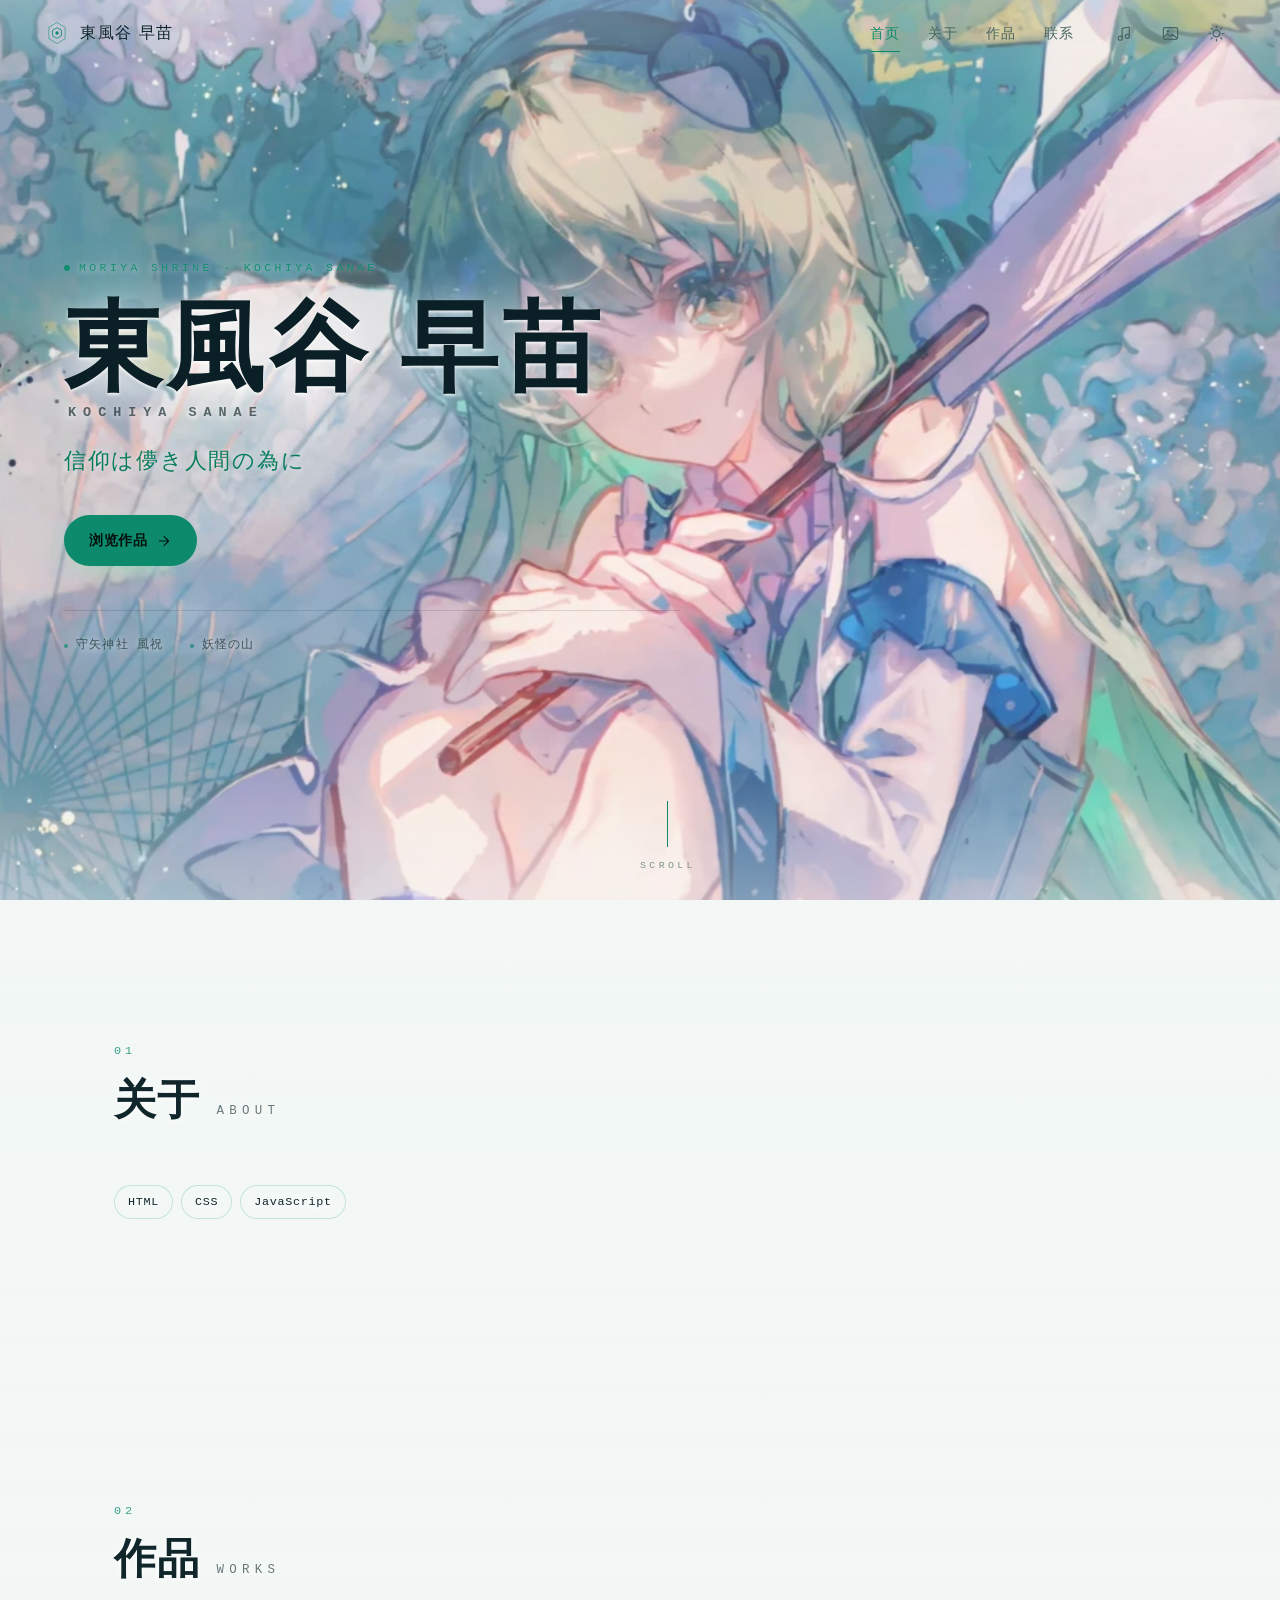
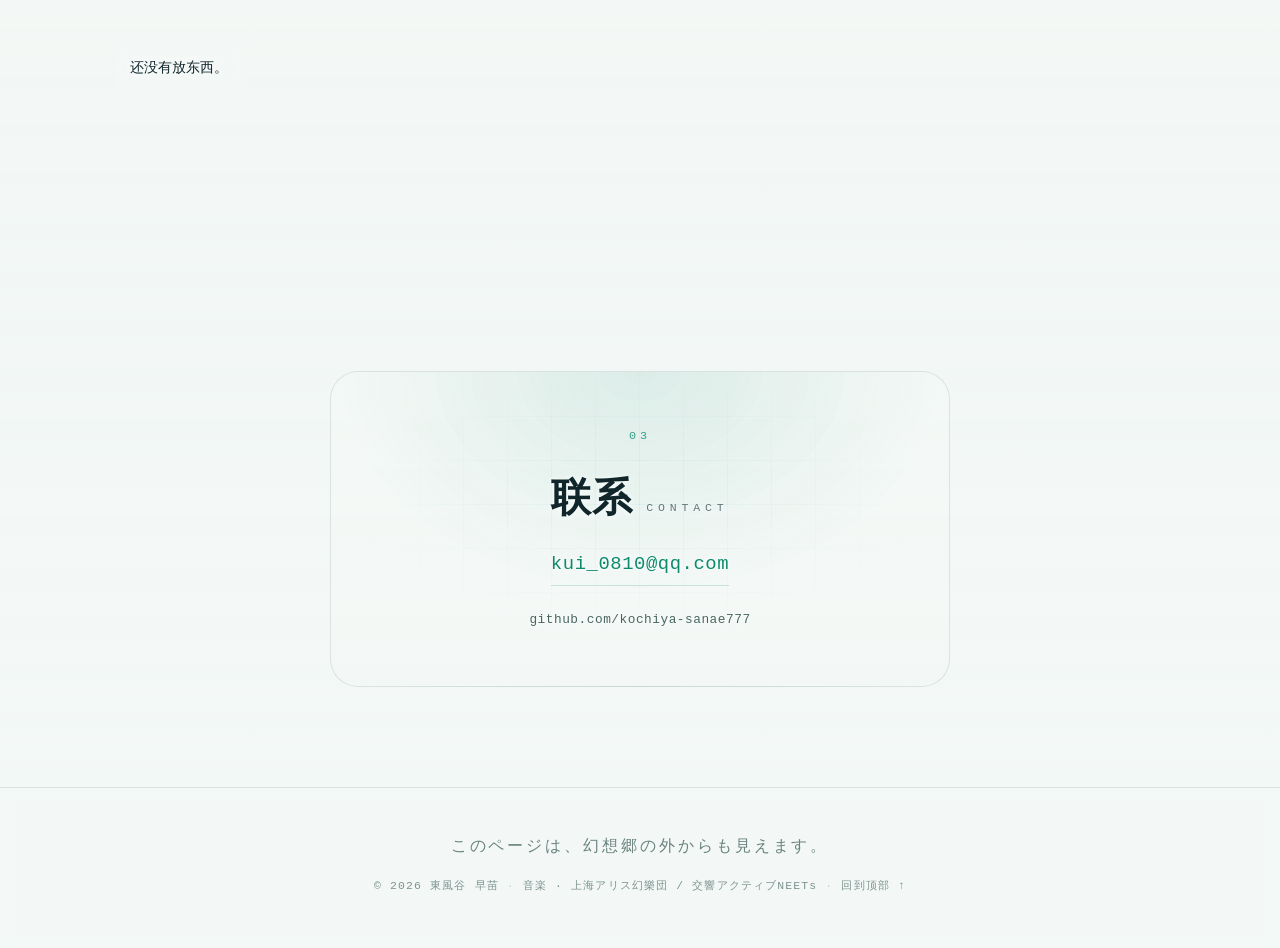
<file: index.html>
<!DOCTYPE html>
<html lang="zh-CN" data-theme="dark">
<head>
<meta charset="UTF-8">
<meta name="viewport" content="width=device-width, initial-scale=1.0, viewport-fit=cover">
<title>東風谷 早苗 · Kochiya Sanae</title>
<meta name="description" content="東風谷早苗的站点。">
<meta name="author" content="Kochiya Sanae">
<meta name="theme-color" content="#050d12">

<!-- Open Graph -->
<meta property="og:type" content="website">
<meta property="og:title" content="東風谷 早苗 · Kochiya Sanae">
<meta property="og:description" content="東風谷早苗的站点。">
<meta property="og:url" content="https://kochiya-sanae777.github.io/Kochiya-Sanae777/">
<link rel="canonical" href="https://kochiya-sanae777.github.io/Kochiya-Sanae777/">

<link rel="icon" href="assets/img/favicon.svg" type="image/svg+xml">
<link rel="stylesheet" href="assets/css/style.css">
</head>
<body>

<!-- ============ 背景场景 ============ -->
<div class="scene-wrap" id="sceneWrap" aria-hidden="true">

  <!-- ===== A. 内置夜景（壁纸关闭、或滚出首屏时显示） ===== -->
  <div class="scene-fallback" id="sceneFallback">
  <div class="scene-sky"></div>
  <canvas class="scene-stars" id="starCanvas"></canvas>

  <svg class="scene-art" viewBox="0 0 1600 900" preserveAspectRatio="xMidYMax slice" xmlns="http://www.w3.org/2000/svg">
    <defs>
      <linearGradient id="ribbonGrad" x1="0" y1="0" x2="1" y2="0">
        <stop offset="0%"   stop-color="#7dd3fc" stop-opacity="0"/>
        <stop offset="35%"  stop-color="#a7f3d0" stop-opacity=".55"/>
        <stop offset="65%"  stop-color="#ffffff" stop-opacity=".75"/>
        <stop offset="100%" stop-color="#6ee7b7" stop-opacity="0"/>
      </linearGradient>
      <linearGradient id="ridgeFar" x1="0" y1="0" x2="0" y2="1">
        <stop offset="0%"   stop-color="#2f6d82" stop-opacity=".38"/>
        <stop offset="100%" stop-color="#0c2733" stop-opacity=".10"/>
      </linearGradient>
      <linearGradient id="ridgeMid" x1="0" y1="0" x2="0" y2="1">
        <stop offset="0%"   stop-color="#1d5064" stop-opacity=".70"/>
        <stop offset="100%" stop-color="#081a24" stop-opacity=".35"/>
      </linearGradient>
      <linearGradient id="ridgeNear" x1="0" y1="0" x2="0" y2="1">
        <stop offset="0%"   stop-color="#12303d" stop-opacity=".92"/>
        <stop offset="100%" stop-color="#040d13" stop-opacity="1"/>
      </linearGradient>
      <linearGradient id="shrineFill" x1="0" y1="0" x2="0" y2="1">
        <stop offset="0%"   stop-color="#123441"/>
        <stop offset="100%" stop-color="#020709"/>
      </linearGradient>
      <radialGradient id="lampGlow" cx="50%" cy="50%" r="50%">
        <stop offset="0%"   stop-color="#f3d9a4" stop-opacity=".34"/>
        <stop offset="45%"  stop-color="#a7f3d0" stop-opacity=".11"/>
        <stop offset="100%" stop-color="#a7f3d0" stop-opacity="0"/>
      </radialGradient>
      <linearGradient id="fogGrad" x1="0" y1="0" x2="0" y2="1">
        <stop offset="0%"   stop-color="#050d12" stop-opacity="0"/>
        <stop offset="70%"  stop-color="#050d12" stop-opacity=".72"/>
        <stop offset="100%" stop-color="#050d12" stop-opacity="1"/>
      </linearGradient>
      <filter id="softGlow" x="-30%" y="-30%" width="160%" height="160%">
        <feGaussianBlur stdDeviation="9" result="b"/>
        <feMerge><feMergeNode in="b"/><feMergeNode in="SourceGraphic"/></feMerge>
      </filter>
      <filter id="wideGlow" x="-60%" y="-60%" width="220%" height="220%">
        <feGaussianBlur stdDeviation="26"/>
      </filter>
    </defs>

    <!-- 高空的風之絲帶 / 白蛇 -->
    <g class="ribbon" filter="url(#softGlow)">
      <path d="M -80 138 C 200 52, 430 196, 690 126 S 1080 24, 1250 92 S 1520 166, 1700 84"
            fill="none" stroke="url(#ribbonGrad)" stroke-width="2.2" stroke-linecap="round"/>
      <path d="M -80 186 C 230 108, 450 236, 700 172 S 1090 72, 1270 140 S 1540 204, 1710 128"
            fill="none" stroke="url(#ribbonGrad)" stroke-width="1.1" stroke-linecap="round" opacity=".6"/>
    </g>

    <!-- 云带（很淡，只用来分层） -->
    <g class="clouds" fill="#7dd3fc" opacity=".06" filter="url(#wideGlow)">
      <ellipse cx="330" cy="330" rx="280" ry="26"/>
      <ellipse cx="1180" cy="404" rx="330" ry="22"/>
      <ellipse cx="720" cy="470" rx="240" ry="18"/>
    </g>

    <!-- 遠山 -->
    <path fill="url(#ridgeFar)"
          d="M0 738 C21.7 732 88 715 130 700 C171.7 685 212 651 250 648 C288.3 645 323 685 360 684 C396.7 683 430 637 470 640 C510 643 558 695 600 700 C641.7 705 680 685 720 672 C760 659 800 621 840 622 C880 623 920 673 960 678 C1000 683 1040 646 1080 650 C1120 654 1158 698 1200 700 C1241.7 702 1288 662 1330 662 C1371.7 662 1405 699 1450 700 C1495 701 1575 673 1600 668 L1600 900 L0 900 Z"/>
    <!-- 中景山 -->
    <path fill="url(#ridgeMid)"
          d="M0 788 C20 782 77 764 120 752 C163.3 740 213 712 260 714 C306.7 716 357 763 400 766 C443.3 769 477 727 520 730 C563.3 733 613 780 660 782 C706.7 784 753 741 800 742 C846.7 743 893 789 940 790 C986.7 791 1033 748 1080 748 C1126.7 748 1173 789 1220 790 C1266.7 791 1313 752 1360 752 C1406.7 752 1460 787 1500 788 C1540 789 1583 765 1600 760 L1600 900 L0 900 Z"/>

    <!-- 御柱（四根神柱） -->
    <g class="onbashira" fill="url(#shrineFill)">
      <path d="M336 862 L346 712 L356 862 Z"/>
      <path d="M376 872 L388 736 L400 872 Z"/>
      <path d="M1306 866 L1316 718 L1326 866 Z"/>
      <path d="M1348 876 L1360 742 L1372 876 Z"/>
    </g>

    <!-- 神社本殿（屋顶带千木·鰹木） -->
    <ellipse cx="1294" cy="726" rx="235" ry="155" fill="url(#lampGlow)"/>
    <g class="shrine" fill="url(#shrineFill)" transform="translate(1170 726) scale(.95)">
      <path d="M0 96 L0 34 L120 0 L240 34 L240 96 Z"/>
      <path d="M-16 34 L120 -14 L256 34 L256 48 L120 2 L-16 48 Z"/>
      <!-- 千木 -->
      <path d="M96 -14 L82 -62 L104 -44 L120 -18 Z"/>
      <path d="M144 -14 L158 -62 L136 -44 L120 -18 Z"/>
    </g>

    <!-- 鳥居（自身坐标 y:0→236 向下，所以 translate 给的是「顶端」）
         放在正文与御神環之间的空档里，站在山脊上 -->
    <ellipse cx="1006" cy="792" rx="120" ry="92" fill="url(#lampGlow)" opacity=".85"/>
    <g class="shrine" fill="url(#shrineFill)" transform="translate(940 700) scale(.577)">
      <!-- 柱 -->
      <path d="M22 0 L40 0 L36 236 L26 236 Z"/>
      <path d="M182 0 L200 0 L196 236 L186 236 Z"/>
      <!-- 笠木（带反翘） -->
      <path d="M-4 12 C 40 -6, 78 2, 111 2 C 144 2, 182 -6, 226 12 L226 26 C 182 8, 144 16, 111 16 C 78 16, 40 8, -4 26 Z"/>
      <!-- 島木 -->
      <path d="M4 34 L218 34 L218 46 L4 46 Z"/>
      <!-- 貫 -->
      <path d="M12 96 L210 96 L210 108 L12 108 Z"/>
      <!-- 額束 -->
      <path d="M104 46 L118 46 L118 96 L104 96 Z"/>
    </g>

    <!-- 石灯笼（y:0→50 向下，translate 给顶端） -->
    <ellipse cx="500" cy="786" rx="104" ry="84" fill="url(#lampGlow)" opacity=".9"/>
    <g class="shrine" fill="url(#shrineFill)" transform="translate(500 754) scale(1.1)">
      <path d="M-14 0 L14 0 L10 18 L-10 18 Z"/>
      <path d="M-6 18 L6 18 L6 40 L-6 40 Z"/>
      <path d="M-16 40 L16 40 L12 50 L-12 50 Z"/>
    </g>

    <!-- 最近的一层山脊（压住所有物体的脚） -->
    <path fill="url(#ridgeNear)"
          d="M0 852 C30 849 120 833 180 832 C240 831 300 847 360 846 C420 845 480 824 540 824 C600 824 660 844 720 844 C780 844 840 826 900 826 C960 826 1020 845 1080 846 C1140 847 1200 830 1260 830 C1320 830 1383 847 1440 848 C1496.7 849 1573 836 1600 834 L1600 900 L0 900 Z"/>
    <!-- 底部雾（把山脚融进背景） -->
    <rect x="0" y="820" width="1600" height="80" fill="url(#fogGrad)"/>
  </svg>

  <canvas class="scene-wind" id="windCanvas"></canvas>
  </div><!-- /.scene-fallback -->

  <!-- ===== B. 壁纸层（图片轮播 / 动态壁纸，由 wallpaper.js 填充） ===== -->
  <div class="scene-media" id="sceneMedia"></div>
  <div class="scene-scrim" id="sceneScrim"></div>

  <div class="scene-vignette"></div>
  <div class="scene-grain"></div>
</div>

<!-- 鼠标跟随光 -->
<div class="cursor-glow" id="cursorGlow" aria-hidden="true"></div>

<!-- ============ 导航 ============ -->
<header class="nav" id="nav">
  <a class="nav-brand" href="#home">
    <svg class="brand-mark" viewBox="0 0 32 32" aria-hidden="true">
      <path d="M16 3 L26 9 L26 23 L16 29 L6 23 L6 9 Z" fill="none" stroke="currentColor" stroke-width="1.2" opacity=".55"/>
      <path d="M16 9.5 L21.5 12.6 L21.5 19.4 L16 22.5 L10.5 19.4 L10.5 12.6 Z" fill="none" stroke="currentColor" stroke-width="1"/>
      <circle cx="16" cy="16" r="2.1" fill="currentColor"/>
    </svg>
    <span class="brand-text" data-site="navBrand">東風谷 早苗</span>
  </a>

  <nav class="nav-links" id="navLinks">
    <a href="#home"    data-nav="home">首页</a>
    <a href="#about"   data-nav="about">关于</a>
    <a href="#works"   data-nav="works">作品</a>
    <a href="#writing" data-nav="writing">文章</a>
    <a href="#now"     data-nav="now">动向</a>
    <a href="#contact" data-nav="contact">联系</a>
  </nav>

  <div class="nav-actions">
    <div class="music-wrap" id="musicWrap">
      <input type="range" class="music-vol" id="musicVol" min="0" max="100" step="1" value="55"
             aria-label="音量" tabindex="-1">
      <button class="icon-btn music-btn" id="musicBtn" title="背景音乐" aria-label="播放背景音乐" aria-pressed="false">
        <svg class="i-note" viewBox="0 0 24 24" aria-hidden="true">
          <path d="M9 17.5V5.6l9-1.8v11.4" fill="none" stroke="currentColor" stroke-width="1.5" stroke-linecap="round" stroke-linejoin="round"/>
          <circle cx="6.6" cy="17.9" r="2.6" fill="none" stroke="currentColor" stroke-width="1.5"/>
          <circle cx="15.6" cy="15.6" r="2.6" fill="none" stroke="currentColor" stroke-width="1.5"/>
        </svg>
        <span class="i-bars" aria-hidden="true"><i></i><i></i><i></i></span>
      </button>
    </div>
    <button class="icon-btn" id="wpBtn" title="壁纸" aria-label="壁纸设置" aria-expanded="false" aria-controls="wpPanel">
      <svg viewBox="0 0 24 24" aria-hidden="true">
        <rect x="3" y="4.6" width="18" height="14.8" rx="2.2" fill="none" stroke="currentColor" stroke-width="1.5"/>
        <path d="M3.8 16.4l4.3-4.1 3.6 3.3 3-2.7 5.5 5.1" fill="none" stroke="currentColor" stroke-width="1.5" stroke-linejoin="round"/>
        <circle cx="8.7" cy="9.1" r="1.5" fill="currentColor"/>
      </svg>
    </button>
    <button class="icon-btn" id="themeBtn" title="切换主题" aria-label="切换主题">
      <svg class="i-moon" viewBox="0 0 24 24" aria-hidden="true"><path d="M20 14.5A8.5 8.5 0 1 1 9.5 4a7 7 0 0 0 10.5 10.5Z" fill="none" stroke="currentColor" stroke-width="1.5" stroke-linejoin="round"/></svg>
      <svg class="i-sun" viewBox="0 0 24 24" aria-hidden="true"><circle cx="12" cy="12" r="4.2" fill="none" stroke="currentColor" stroke-width="1.5"/><path d="M12 2.5v2.2M12 19.3v2.2M2.5 12h2.2M19.3 12h2.2M5.2 5.2l1.6 1.6M17.2 17.2l1.6 1.6M18.8 5.2l-1.6 1.6M6.8 17.2l-1.6 1.6" stroke="currentColor" stroke-width="1.5" stroke-linecap="round"/></svg>
    </button>
    <button class="icon-btn nav-toggle" id="navToggle" title="菜单" aria-label="菜单" aria-expanded="false">
      <svg viewBox="0 0 24 24" aria-hidden="true"><path d="M4 7h16M4 12h16M4 17h16" stroke="currentColor" stroke-width="1.6" stroke-linecap="round"/></svg>
    </button>
  </div>

  <!-- 切歌时浮出的曲名 -->
  <div class="music-tip" id="musicTip" role="status" aria-live="polite"></div>
</header>

<!-- ============ 壁纸面板 ============ -->
<div class="wp-panel" id="wpPanel" role="dialog" aria-label="壁纸设置">
  <div class="wp-panel-head">
    <span class="wp-panel-title">壁紙</span>
    <button class="icon-btn wp-panel-close" id="wpClose" aria-label="关闭">
      <svg viewBox="0 0 24 24" aria-hidden="true"><path d="M6 6l12 12M18 6L6 18" stroke="currentColor" stroke-width="1.7" stroke-linecap="round"/></svg>
    </button>
  </div>

  <label class="wp-row wp-row-master">
    <span>启用壁纸</span>
    <input type="checkbox" id="wpMaster" class="wp-switch">
  </label>

  <div class="wp-now">
    <button class="wp-arrow" id="wpPrev" aria-label="上一张">&#8249;</button>
    <div class="wp-now-mid">
      <span class="wp-name" id="wpName">—</span>
      <span class="wp-dots" id="wpDots"></span>
    </div>
    <button class="wp-arrow" id="wpNext" aria-label="下一张">&#8250;</button>
  </div>

  <label class="wp-row">
    <span>自动轮播</span>
    <input type="checkbox" id="wpAutoplay" class="wp-switch">
  </label>
  <label class="wp-row">
    <span>缓慢推镜</span>
    <input type="checkbox" id="wpKen" class="wp-switch">
  </label>
  <label class="wp-row" id="wpLiveRow">
    <span>动态壁纸</span>
    <input type="checkbox" id="wpLive" class="wp-switch">
  </label>

  <div class="wp-row wp-row-slider">
    <span>遮罩浓度</span>
    <input type="range" id="wpScrim" min="0" max="100" step="1" class="wp-range" aria-label="遮罩浓度">
  </div>

  <p class="wp-hint">换图改 <code>assets/js/data.js</code> 第 8 节</p>
</div>

<main>

<!-- ============ HERO ============ -->
<section class="hero" id="home">
  <div class="hero-inner">
    <div class="hero-copy">
      <p class="hero-kicker">
        <span class="dot"></span>
        <span data-site="heroKicker">MORIYA SHRINE · KOCHIYA SANAE</span>
      </p>

      <h1 class="hero-title">
        <span class="hero-title-jp" data-site="nameJp">東風谷 早苗</span>
        <span class="hero-title-en" data-site="nameEn">KOCHIYA SANAE</span>
      </h1>

      <p class="hero-tagline" data-site="tagline">信仰は儚き人間の為に</p>

      <div class="hero-actions">
        <a class="btn btn-primary" href="#works">
          <span>浏览作品</span>
          <svg viewBox="0 0 24 24" aria-hidden="true"><path d="M5 12h13M12 5l7 7-7 7" fill="none" stroke="currentColor" stroke-width="1.6" stroke-linecap="round" stroke-linejoin="round"/></svg>
        </a>
        <a class="btn btn-ghost" href="#writing">读点文章</a>
      </div>

      <ul class="hero-meta" id="heroMeta"></ul>
    </div>

    <!-- 御神環 / 奇跡の印 -->
    <div class="hero-seal" aria-hidden="true">
      <svg viewBox="0 0 320 320" class="seal-svg">
        <defs>
          <radialGradient id="sealGlow" cx="50%" cy="50%" r="50%">
            <stop offset="0%" stop-color="#6ee7b7" stop-opacity=".30"/>
            <stop offset="60%" stop-color="#7dd3fc" stop-opacity=".10"/>
            <stop offset="100%" stop-color="#000" stop-opacity="0"/>
          </radialGradient>
          <linearGradient id="sealRing" x1="0" y1="0" x2="1" y2="1">
            <stop offset="0%"  stop-color="#a7f3d0"/>
            <stop offset="50%" stop-color="#7dd3fc"/>
            <stop offset="100%" stop-color="#6ee7b7"/>
          </linearGradient>
          <path id="sealArcTop"    d="M160,160 m-124,0 a124,124 0 0,1 248,0"/>
          <path id="sealArcBottom" d="M160,160 m-124,0 a124,124 0 0,0 248,0"/>
        </defs>

        <circle cx="160" cy="160" r="158" fill="url(#sealGlow)"/>
        <g class="seal-spin-slow">
          <circle cx="160" cy="160" r="140" fill="none" stroke="url(#sealRing)" stroke-width=".8" opacity=".35" stroke-dasharray="2 10"/>
          <circle cx="160" cy="160" r="126" fill="none" stroke="url(#sealRing)" stroke-width="1.4" opacity=".55"/>
        </g>
        <g class="seal-spin-fast">
          <circle cx="160" cy="160" r="150" fill="none" stroke="#a7f3d0" stroke-width="1" opacity=".3" stroke-dasharray="34 260"/>
          <circle cx="160" cy="160" r="150" fill="none" stroke="#7dd3fc" stroke-width="1" opacity=".22" stroke-dasharray="14 280" stroke-dashoffset="-70"/>
        </g>

        <!-- 环上的字：上下两段各自正向排列，避免下半圈倒字 -->
        <text class="seal-text" font-size="10.5" letter-spacing="5.4" fill="#a7f3d0" opacity=".62">
          <textPath href="#sealArcTop" startOffset="50%" text-anchor="middle">MORIYA SHRINE · MIRACLE WIND</textPath>
        </text>
        <text class="seal-text" font-size="10" letter-spacing="5" fill="#7dd3fc" opacity=".50" dy="3">
          <textPath href="#sealArcBottom" startOffset="50%" text-anchor="middle">KOCHIYA SANAE · WIND PRIESTESS</textPath>
        </text>

        <g class="seal-core">
          <text x="160" y="182" text-anchor="middle" class="seal-kanji">風</text>
        </g>

        <!-- 星屑 -->
        <g class="seal-sparks">
          <circle cx="160" cy="28"  r="2.6" fill="#fff"/>
          <circle cx="262" cy="96"  r="1.9" fill="#a7f3d0"/>
          <circle cx="272" cy="214" r="2.2" fill="#7dd3fc"/>
          <circle cx="160" cy="292" r="1.7" fill="#a7f3d0"/>
          <circle cx="58"  cy="216" r="2.1" fill="#fff"/>
          <circle cx="54"  cy="94"  r="1.8" fill="#7dd3fc"/>
        </g>
      </svg>
    </div>
  </div>

  <a class="scroll-cue" href="#about" aria-label="向下滚动">
    <span class="scroll-cue-line"></span>
    <span class="scroll-cue-text">SCROLL</span>
  </a>

  <!-- 右侧竖排题字 -->
  <div class="hero-vertical" aria-hidden="true">
    <span>現人神</span><span class="sep"></span><span>風祝</span>
  </div>
</section>

<!-- ============ 关于 ============ -->
<div class="content-field">
<section class="section" id="about">
  <div class="section-head reveal">
    <span class="section-index">01</span>
    <h2 class="section-title">关于 <em>About</em></h2>
  </div>

  <div class="about-text reveal">
    <ul class="skill-list" id="skillList"></ul>
  </div>
</section>

<!-- ============ 作品 ============ -->
<section class="section" id="works">
  <div class="section-head reveal">
    <span class="section-index">02</span>
    <h2 class="section-title">作品 <em>Works</em></h2>
  </div>

  <div class="filter-row reveal" id="workFilters"></div>
  <div class="work-grid" id="workGrid"></div>
</section>

<!-- ============ 文章 ============ -->
<section class="section" id="writing">
  <div class="section-head reveal">
    <span class="section-index">03</span>
    <h2 class="section-title">文章 <em>Writing</em></h2>
    <p class="section-sub" data-site="writingSub">写下来的东西。</p>
  </div>

  <div class="post-list" id="postList"></div>
</section>

<!-- ============ 动向 ============ -->
<section class="section" id="now">
  <div class="section-head reveal">
    <span class="section-index">04</span>
    <h2 class="section-title">动向 <em>Now</em></h2>
    <p class="section-sub" data-site="nowSub">最近在忙的事。</p>
  </div>

  <div class="now-grid">
    <div class="now-cards reveal" id="nowCards"></div>
    <div class="timeline-wrap reveal">
      <h3 class="timeline-title">最近</h3>
      <ol class="timeline" id="timeline"></ol>
    </div>
  </div>
</section>

<!-- ============ 联系 ============ -->
<section class="section section-contact" id="contact">
  <div class="contact-inner reveal">
    <span class="section-index">05</span>
    <h2 class="contact-title">联系 <em>Contact</em></h2>
    <p class="contact-line">
      <a class="contact-mail" id="contactMail" href="mailto:kui_0810@qq.com">kui_0810@qq.com</a>
    </p>
    <p class="contact-line contact-line-sub">
      <a id="contactGithub" href="https://github.com/kochiya-sanae777" target="_blank" rel="noopener noreferrer">github.com/kochiya-sanae777</a>
    </p>
  </div>
</section>
</div><!-- /.content-field -->

</main>

<footer class="footer">
  <div class="footer-inner">
    <p class="footer-quote" data-site="footerQuote">このページは、幻想郷の外からも見えます。</p>
    <div class="footer-meta">
      <span id="copyright">© 2026 東風谷 早苗</span>
      <span class="footer-sep">·</span>
      <span class="footer-credit" data-site="musicCredit">音楽 · 上海アリス幻樂団 / 交響アクティブNEETs</span>
      <span class="footer-sep">·</span>
      <a href="#" id="backTop">回到顶部 ↑</a>
    </div>
  </div>
</footer>

<!-- ============ 文章阅读器 ============ -->
<div class="reader" id="reader" aria-hidden="true" role="dialog" aria-modal="true" aria-label="文章阅读器">
  <div class="reader-backdrop" data-close-reader></div>
  <article class="reader-panel">
    <header class="reader-head">
      <div class="reader-head-meta">
        <div class="reader-tags" id="readerTags"></div>
        <h2 class="reader-title" id="readerTitle"></h2>
        <p class="reader-info" id="readerInfo"></p>
      </div>
      <button class="icon-btn reader-close" data-close-reader aria-label="关闭">
        <svg viewBox="0 0 24 24" aria-hidden="true"><path d="M6 6l12 12M18 6L6 18" stroke="currentColor" stroke-width="1.7" stroke-linecap="round"/></svg>
      </button>
    </header>
    <div class="reader-body" id="readerBody"></div>
    <footer class="reader-foot">
      <button class="btn btn-ghost btn-sm" data-close-reader>← 返回列表</button>
      <span class="reader-progress" id="readerProgress">0%</span>
    </footer>
  </article>
</div>

<!-- 加载中 -->
<div class="boot" id="boot">
  <div class="boot-mark">
    <span class="boot-ring"></span>
    <span class="boot-ring boot-ring-2"></span>
    <span class="boot-text">風</span>
  </div>
</div>

<noscript>
  <div class="noscript">这个站点需要 JavaScript 才能显示作品。请在浏览器里启用它。</div>
</noscript>

<!-- 内容：所有文字、作品、文章都在 data.js 里改 -->
<script src="assets/js/data.js"></script>
<!-- 自动生成：额外壁纸（用 tools/add-wallpaper.ps1 生成，可留空） -->
<script src="assets/js/wallpaper-extra.js"></script>
<!-- 迷你 markdown 渲染器 -->
<script src="assets/js/markdown.js"></script>
<!-- 背景动效 -->
<script src="assets/js/sky.js"></script>
<!-- 壁纸引擎（轮播 / 推镜 / 动态壁纸） -->
<script src="assets/js/wallpaper.js"></script>
<!-- 背景音乐（曲目在 data.js 第 9 节） -->
<script src="assets/js/music.js"></script>
<!-- 渲染与交互 -->
<script src="assets/js/app.js"></script>
</body>
</html>
</file>
<file: assets/css/style.css>
/* ==========================================================================
   東風谷 早苗 个人站点样式
   --------------------------------------------------------------------------
   目录
   00. 设计变量 / 主题
   01. 重置与基础
   02. 背景场景（天空 / 山 / 神社 / 星 / 风）
   03. 导航
   04. HERO
   05. 通用区块
   06. 关于
   07. 作品
   08. 文章列表
   09. 动向 / 时间线
   10. 联系 / 页脚
   11. 文章阅读器
   12. 载入 / 杂项
   13. 响应式
   ========================================================================== */

/* ---------- 00. 设计变量 ---------- */
:root {
  --bg:            #050d12;
  --bg-elev:       #08161f;
  --panel:         rgba(255, 255, 255, .035);
  --panel-hover:   rgba(255, 255, 255, .062);
  --line:          rgba(167, 243, 208, .13);
  --line-soft:     rgba(255, 255, 255, .07);

  --text:          #e8f4f1;
  --text-dim:      #9fb9b7;
  --text-mute:     #6a8484;

  --accent:        #6ee7b7;
  --accent-soft:   rgba(110, 231, 183, .14);
  --accent-2:      #7dd3fc;
  --gold:          #f3d9a4;

  --shadow-sm:     0 2px 10px rgba(0, 0, 0, .35);
  --shadow:        0 18px 50px -12px rgba(0, 0, 0, .7);
  --shadow-glow:   0 0 0 1px var(--line), 0 24px 60px -20px rgba(110, 231, 183, .28);

  --grid:          rgba(167, 243, 208, .045);

  --font-display:  "Iowan Old Style", "Palatino Linotype", Palatino, Georgia,
                   "Songti SC", "Noto Serif CJK SC", "Source Han Serif SC",
                   "STSong", "SimSun", serif;
  --font-body:     "Segoe UI", -apple-system, BlinkMacSystemFont, "PingFang SC",
                   "Microsoft YaHei UI", "Microsoft YaHei", "Hiragino Sans GB",
                   "Noto Sans CJK SC", sans-serif;
  --font-mono:     "JetBrains Mono", "Cascadia Code", "SFMono-Regular", Consolas,
                   "Liberation Mono", monospace;

  --nav-h:         68px;
  --radius:        18px;
  --radius-sm:     11px;
  --maxw:          1180px;
  --ease:          cubic-bezier(.22, .61, .36, 1);

  /* 壁纸：由 wallpaper.js 实时写入（0 = 夜景，1 = 壁纸满显） */
  --wp-a:          0;
  --wp-scrim:      .16;
}

[data-theme="light"] {
  --bg:            #f3f8f6;
  --bg-elev:       #ffffff;
  --panel:         rgba(255, 255, 255, .74);
  --panel-hover:   rgba(255, 255, 255, .95);
  --line:          rgba(15, 143, 111, .20);
  --line-soft:     rgba(16, 38, 43, .10);

  --text:          #10262b;
  --text-dim:      #486661;
  --text-mute:     #7d938f;

  --accent:        #0d8a6c;
  --accent-soft:   rgba(13, 138, 108, .10);
  --accent-2:      #0b7ea8;
  --gold:          #a5791f;

  --shadow-sm:     0 2px 10px rgba(16, 38, 43, .07);
  --shadow:        0 18px 50px -14px rgba(16, 38, 43, .20);
  --shadow-glow:   0 0 0 1px var(--line), 0 24px 60px -24px rgba(13, 138, 108, .30);

  --grid:          rgba(15, 143, 111, .06);
}

/* ---------- 01. 重置与基础 ---------- */
*, *::before, *::after { box-sizing: border-box; }

html {
  scroll-behavior: smooth;
  -webkit-text-size-adjust: 100%;
}
@media (prefers-reduced-motion: reduce) {
  html { scroll-behavior: auto; }
}

body {
  margin: 0;
  min-height: 100%;
  background: var(--bg);
  color: var(--text);
  font-family: var(--font-body);
  font-size: 16px;
  line-height: 1.75;
  -webkit-font-smoothing: antialiased;
  -moz-osx-font-smoothing: grayscale;
  overflow-x: hidden;
  transition: background-color .5s var(--ease), color .5s var(--ease);
}
body.no-scroll { overflow: hidden; }

h1, h2, h3, h4 {
  font-family: var(--font-display);
  font-weight: 600;
  line-height: 1.18;
  margin: 0;
  letter-spacing: .01em;
}
p { margin: 0; }
a {
  color: inherit;
  text-decoration: none;
  transition: color .25s var(--ease), opacity .25s var(--ease);
}
img, svg, video { display: block; max-width: 100%; }
ul, ol { margin: 0; padding: 0; list-style: none; }
button {
  font: inherit;
  color: inherit;
  background: none;
  border: 0;
  cursor: pointer;
}
dl, dd { margin: 0; }

::selection { background: var(--accent); color: #04120e; }

:focus-visible {
  outline: 2px solid var(--accent);
  outline-offset: 3px;
  border-radius: 4px;
}

/* 滚动条 */
::-webkit-scrollbar { width: 10px; height: 10px; }
::-webkit-scrollbar-track { background: transparent; }
::-webkit-scrollbar-thumb {
  background: var(--line);
  border-radius: 99px;
  border: 3px solid var(--bg);
}
::-webkit-scrollbar-thumb:hover { background: var(--accent); }

/* ---------- 02. 背景场景 ---------- */
.scene-wrap {
  position: fixed;
  inset: 0;
  z-index: 0;
  pointer-events: none;
  overflow: hidden;
  contain: strict;
}

/* 用户自定义背景图 / 视频的容器 → 现在是壁纸层 */
.scene-media { position: absolute; inset: 0; opacity: var(--wp-a, 0); }

/* 单个壁纸图层（两片轮换做交叉淡入） */
.wp-layer {
  position: absolute;
  inset: 0;
  overflow: hidden;
  opacity: 0;
  transition: opacity 1.35s var(--ease);
  will-change: opacity, transform;
  backface-visibility: hidden;
}
.wp-layer.is-on { opacity: 1; }

/* LQIP：极小的模糊占位图，真图加载完就淡出 */
.wp-layer::before {
  content: "";
  position: absolute;
  inset: -6%;
  background-image: var(--lqip, none);
  background-size: cover;
  background-position: center;
  filter: blur(22px) saturate(1.15);
  opacity: 1;
  transition: opacity .7s var(--ease);
}
.wp-layer.is-loaded::before { opacity: 0; }

.wp-layer > img {
  position: absolute;
  inset: 0;
  width: 100%;
  height: 100%;
  object-fit: cover;
  object-position: var(--focal, 50% 45%);
  opacity: 0;
  transition: opacity .85s var(--ease);
}
.wp-layer.is-loaded > img { opacity: 1; }

/* 缓慢推镜 */
@keyframes wp-kb-a {
  0%   { transform: scale(1.045) translate3d(0, 0, 0); }
  100% { transform: scale(1.135) translate3d(-1.3%, -1.1%, 0); }
}
@keyframes wp-kb-b {
  0%   { transform: scale(1.135) translate3d(1.1%, 0.9%, 0); }
  100% { transform: scale(1.045) translate3d(0, 0, 0); }
}
@keyframes wp-kb-c {
  0%   { transform: scale(1.10) translate3d(-1.1%, 0.9%, 0); }
  100% { transform: scale(1.10) translate3d(1.1%, -0.9%, 0); }
}
.wp-kb { animation-timing-function: linear; animation-fill-mode: forwards; }
.wp-kb-a { animation-name: wp-kb-a; }
.wp-kb-b { animation-name: wp-kb-b; }
.wp-kb-c { animation-name: wp-kb-c; }

/* 滚出首屏 / 切到后台时停掉推镜，省电 */
#sceneMedia.wp-idle .wp-layer { animation-play-state: paused; }

/* 动态壁纸 */
.wp-video {
  position: absolute;
  inset: 0;
  width: 100%;
  height: 100%;
  object-fit: cover;
  object-position: 52% 42%;
  opacity: 0;
  transition: opacity 1s var(--ease);
}
.wp-video.is-on { opacity: 1; }

/* 壁纸上的遮罩
   壁纸现在整页常驻，画就是页面的底，所以这里只做最低限度的两件事：
   顶部给导航留一条能读的带，底部收个边，中间几乎全透。
   浓度由 --wp-scrim 控制，面板里的滑杆拉到底就是完全通透。 */
.scene-scrim {
  position: absolute;
  inset: 0;
  opacity: var(--wp-a, 0);
  background:
    linear-gradient(180deg,
      rgba(4, 12, 18, calc(var(--wp-scrim, .16) * 1.70)) 0%,
      rgba(4, 12, 18, calc(var(--wp-scrim, .16) * 0.60)) 9%,
      rgba(4, 12, 18, 0) 22%,
      rgba(4, 12, 18, 0) 86%,
      rgba(4, 12, 18, calc(var(--wp-scrim, .16) * 1.25)) 100%),
    rgba(4, 12, 18, calc(var(--wp-scrim, .16) * 0.95));
}
[data-theme="light"] .scene-scrim {
  background:
    linear-gradient(180deg,
      rgba(250, 253, 251, calc(var(--wp-scrim, .16) * 1.60)) 0%,
      rgba(250, 253, 251, calc(var(--wp-scrim, .16) * 0.55)) 9%,
      rgba(250, 253, 251, 0) 22%,
      rgba(250, 253, 251, 0) 86%,
      rgba(250, 253, 251, calc(var(--wp-scrim, .16) * 1.20)) 100%),
    rgba(250, 253, 251, calc(var(--wp-scrim, .16) * 0.90));
}

/* 内置夜景（壁纸关闭或滚出首屏时显示） */
.scene-fallback {
  position: absolute;
  inset: 0;
  opacity: calc(1 - var(--wp-a, 0));
}

/* 换成自己的背景时：遮罩可关，内置的山川/星空/天空退场 */
.scene-media[data-overlay="none"]::after { display: none; }
body.has-custom-bg .scene-sky,
body.has-custom-bg .scene-stars,
body.has-custom-bg .scene-art { opacity: 0; transition: opacity 1s var(--ease); }

.scene-sky {
  position: absolute;
  inset: 0;
  background:
    radial-gradient(ellipse 75% 55% at 78% 8%,  rgba(125, 211, 252, .16), transparent 62%),
    radial-gradient(ellipse 60% 45% at 14% 22%, rgba(110, 231, 183, .11), transparent 65%),
    radial-gradient(ellipse 120% 70% at 50% 108%, rgba(12, 44, 52, .9), transparent 70%),
    linear-gradient(178deg, #04101a 0%, #061a25 34%, #041019 68%, #02080d 100%);
  transition: background 0.6s var(--ease);
}
[data-theme="light"] .scene-sky {
  background:
    radial-gradient(ellipse 75% 55% at 78% 8%,  rgba(255, 236, 196, .60), transparent 62%),
    radial-gradient(ellipse 60% 45% at 16% 24%, rgba(167, 243, 208, .38), transparent 66%),
    radial-gradient(ellipse 120% 70% at 50% 108%, rgba(206, 232, 228, .95), transparent 72%),
    linear-gradient(178deg, #cfe8f0 0%, #dcefe9 32%, #eaf5f1 62%, #f3f8f6 100%);
}

.scene-stars, .scene-wind {
  position: absolute;
  inset: 0;
  width: 100%;
  height: 100%;
}
.scene-stars { z-index: 1; }
[data-theme="light"] .scene-stars { opacity: .35; }

.scene-art {
  position: absolute;
  inset: 0;
  z-index: 2;
  width: 100%;
  height: 100%;
  opacity: .9;
}
[data-theme="light"] .scene-art { opacity: .5; filter: saturate(.9) brightness(1.06); }

.scene-wind { z-index: 3; }

/* 神社 / 鳥居 / 御柱：加一道月光描边，让近黑剪影在暗底上浮出来 */
.scene-art .shrine,
.scene-art .onbashira {
  stroke: rgba(167, 243, 208, .26);
  stroke-width: 1.1;
  stroke-linejoin: round;
}
[data-theme="light"] .scene-art .shrine,
[data-theme="light"] .scene-art .onbashira {
  fill: rgba(18, 58, 54, .28);
  stroke: rgba(12, 82, 70, .34);
}

/* 浅色下环线本来几乎看不见，单独加深 */
[data-theme="light"] .seal-svg .seal-spin-slow circle,
[data-theme="light"] .seal-svg .seal-spin-fast circle { stroke: rgba(13, 138, 108, .42); }
[data-theme="light"] .seal-svg .seal-text { fill: rgba(9, 105, 82, .82) !important; }

.scene-vignette {
  position: absolute;
  inset: 0;
  z-index: 4;
  background:
    radial-gradient(ellipse 104% 86% at 50% 45%, transparent 64%, rgba(2, 8, 13, .26) 100%),
    linear-gradient(180deg, transparent 78%, rgba(2, 8, 13, .24) 100%);
}
[data-theme="light"] .scene-vignette {
  background:
    radial-gradient(ellipse 104% 86% at 50% 45%, transparent 66%, rgba(243, 248, 246, .22) 100%),
    linear-gradient(180deg, transparent 80%, rgba(243, 248, 246, .22) 100%);
}

.scene-grain {
  position: absolute;
  inset: 0;
  z-index: 5;
  opacity: .035;
  mix-blend-mode: overlay;
  background-image: url("data:image/svg+xml,%3Csvg xmlns='http://www.w3.org/2000/svg' width='140' height='140'%3E%3Cfilter id='n'%3E%3CfeTurbulence type='fractalNoise' baseFrequency='.85' numOctaves='3'/%3E%3C/filter%3E%3Crect width='140' height='140' filter='url(%23n)'/%3E%3C/svg%3E");
}

/* 丝带动画 */
.ribbon path {
  animation: ribbonDrift 22s ease-in-out infinite;
  animation-delay: var(--d, 0s);
}
.ribbon path:nth-child(2) { animation-duration: 30s; animation-direction: reverse; }
@keyframes ribbonDrift {
  0%, 100% { transform: translate3d(0, 0, 0); opacity: .85; }
  50%      { transform: translate3d(-26px, 14px, 0); opacity: 1; }
}

/* 鼠标光 */
.cursor-glow {
  position: fixed;
  top: 0; left: 0;
  width: 620px; height: 620px;
  margin: -310px 0 0 -310px;
  border-radius: 50%;
  background: radial-gradient(circle, rgba(110, 231, 183, .10), rgba(125, 211, 252, .05) 42%, transparent 68%);
  pointer-events: none;
  z-index: 1;
  opacity: 0;
  transition: opacity .6s var(--ease);
  will-change: transform;
}
.cursor-glow.is-on { opacity: 1; }
[data-theme="light"] .cursor-glow {
  background: radial-gradient(circle, rgba(13, 138, 108, .10), rgba(11, 126, 168, .05) 42%, transparent 68%);
}

/* ---------- 03. 导航 ---------- */
.nav {
  position: fixed;
  top: 0; left: 0; right: 0;
  z-index: 60;
  height: var(--nav-h);
  display: flex;
  align-items: center;
  gap: 24px;
  padding: 0 clamp(18px, 4vw, 44px);
  transition: background-color .45s var(--ease), border-color .45s var(--ease), backdrop-filter .45s;
  border-bottom: 1px solid transparent;
}
.nav.is-stuck {
  background: color-mix(in srgb, var(--bg) 78%, transparent);
  backdrop-filter: blur(18px) saturate(150%);
  -webkit-backdrop-filter: blur(18px) saturate(150%);
  border-bottom-color: var(--line-soft);
}

.nav-brand {
  display: flex;
  align-items: center;
  gap: 10px;
  font-family: var(--font-display);
  font-size: 1.02rem;
  letter-spacing: .1em;
  white-space: nowrap;
  margin-right: auto;
}
.brand-mark { width: 26px; height: 26px; color: var(--accent); flex: none; }
.nav-brand:hover .brand-mark { transform: rotate(60deg); }
.brand-mark { transition: transform .8s var(--ease); }
.brand-text { color: var(--text); }

.nav-links {
  display: flex;
  align-items: center;
  gap: clamp(6px, 1.6vw, 22px);
}
.nav-links a {
  position: relative;
  font-size: .875rem;
  letter-spacing: .06em;
  color: var(--text-dim);
  padding: 8px 4px;
}
.nav-links a::after {
  content: "";
  position: absolute;
  left: 4px; right: 4px; bottom: 2px;
  height: 1px;
  background: var(--accent);
  transform: scaleX(0);
  transform-origin: left;
  transition: transform .35s var(--ease);
}
.nav-links a:hover { color: var(--text); }
.nav-links a:hover::after,
.nav-links a.is-active::after { transform: scaleX(1); }
.nav-links a.is-active { color: var(--accent); }

.nav-actions { display: flex; align-items: center; gap: 6px; }

.icon-btn {
  display: grid;
  place-items: center;
  width: 40px; height: 40px;
  border-radius: 50%;
  color: var(--text-dim);
  border: 1px solid transparent;
  transition: color .25s, background-color .25s, border-color .25s, transform .25s;
}
.icon-btn svg { width: 19px; height: 19px; }
.icon-btn:hover {
  color: var(--accent);
  background: var(--accent-soft);
  border-color: var(--line);
}
.icon-btn:active { transform: scale(.93); }

#themeBtn .i-sun { display: none; }
[data-theme="light"] #themeBtn .i-sun { display: block; }
[data-theme="light"] #themeBtn .i-moon { display: none; }

.nav-toggle { display: none; }

/* ---------- 04. HERO ---------- */
main { position: relative; z-index: 10; }

.hero {
  position: relative;
  min-height: 100svh;
  display: flex;
  align-items: center;
  padding: calc(var(--nav-h) + 40px) clamp(18px, 5vw, 64px) 100px;
}
.hero-inner {
  width: 100%;
  max-width: var(--maxw);
  margin: 0 auto;
  display: grid;
  grid-template-columns: minmax(0, 1.12fr) minmax(0, .88fr);
  align-items: center;
  gap: clamp(20px, 4vw, 60px);
}

.hero-copy > * { animation: heroIn .95s var(--ease) both; }
.hero-copy > :nth-child(1) { animation-delay: .05s; }
.hero-copy > :nth-child(2) { animation-delay: .13s; }
.hero-copy > :nth-child(3) { animation-delay: .21s; }
.hero-copy > :nth-child(4) { animation-delay: .29s; }
.hero-copy > :nth-child(5) { animation-delay: .37s; }
.hero-copy > :nth-child(6) { animation-delay: .45s; }

@keyframes heroIn {
  from { opacity: 0; transform: translate3d(0, 26px, 0); filter: blur(6px); }
  to   { opacity: 1; transform: none; filter: blur(0); }
}

.hero-kicker {
  display: inline-flex;
  align-items: center;
  gap: 9px;
  font-size: .715rem;
  letter-spacing: .30em;
  text-transform: uppercase;
  color: var(--accent);
  margin-bottom: 20px;
  font-family: var(--font-mono);
}
.hero-kicker .dot {
  width: 6px; height: 6px;
  border-radius: 50%;
  background: var(--accent);
  box-shadow: 0 0 0 0 var(--accent);
  animation: pulseDot 2.6s ease-out infinite;
}
@keyframes pulseDot {
  0%   { box-shadow: 0 0 0 0 rgba(110, 231, 183, .55); }
  70%  { box-shadow: 0 0 0 9px rgba(110, 231, 183, 0); }
  100% { box-shadow: 0 0 0 0 rgba(110, 231, 183, 0); }
}

.hero-title { display: flex; flex-direction: column; gap: 6px; }
/* 标题原来是渐变裁字（淡青→薄荷），压在夜景上好看，
   压在照片上就糊成一片。壁纸是常驻的，所以改成实色加重阴影。 */
.hero-title-jp {
  font-family: var(--font-display);
  font-size: clamp(2.9rem, 8.2vw, 6.1rem);
  line-height: 1.04;
  letter-spacing: .045em;
  font-weight: 600;
  color: #f6fdfb;
  text-shadow:
    0 2px 3px rgba(2, 10, 16, .60),
    0 8px 34px rgba(2, 10, 16, .55),
    0 0 70px rgba(2, 10, 16, .35);
}
[data-theme="light"] .hero-title-jp {
  color: #0b2026;
  text-shadow:
    0 2px 3px rgba(255, 255, 255, .80),
    0 8px 34px rgba(255, 255, 255, .75),
    0 0 70px rgba(255, 255, 255, .55);
}
.hero-title-en {
  font-family: var(--font-mono);
  font-size: clamp(.68rem, 1.5vw, .84rem);
  letter-spacing: .52em;
  color: var(--text-mute);
  text-transform: uppercase;
  padding-left: .3em;
}

.hero-tagline {
  font-family: var(--font-display);
  font-size: clamp(1.06rem, 2.1vw, 1.35rem);
  color: var(--accent);
  letter-spacing: .08em;
  margin-top: 22px;
  opacity: .92;
}
.hero-desc {
  margin-top: 16px;
  max-width: 36em;
  color: var(--text-dim);
  font-size: .965rem;
  line-height: 1.9;
  text-wrap: pretty;
}

.hero-actions {
  display: flex;
  flex-wrap: wrap;
  gap: 12px;
  margin-top: 34px;
}

.btn {
  display: inline-flex;
  align-items: center;
  gap: 9px;
  padding: 12px 24px;
  border-radius: 99px;
  font-size: .9rem;
  letter-spacing: .04em;
  border: 1px solid transparent;
  transition: transform .3s var(--ease), background-color .3s, border-color .3s, box-shadow .3s, color .3s;
  will-change: transform;
}
.btn svg { width: 16px; height: 16px; transition: transform .3s var(--ease); }
.btn-primary {
  background: var(--accent);
  color: #04120e;
  font-weight: 600;
  box-shadow: 0 10px 30px -12px rgba(110, 231, 183, .7);
}
.btn-primary:hover {
  transform: translateY(-2px);
  box-shadow: 0 16px 40px -12px rgba(110, 231, 183, .85);
}
.btn-primary:hover svg { transform: translateX(3px); }
.btn-ghost {
  border-color: var(--line);
  color: var(--text-dim);
  background: var(--panel);
}
.btn-ghost:hover {
  color: var(--text);
  border-color: var(--accent);
  background: var(--accent-soft);
  transform: translateY(-2px);
}
.btn-sm { padding: 9px 18px; font-size: .82rem; }

.hero-meta {
  display: flex;
  flex-wrap: wrap;
  gap: 10px 26px;
  margin-top: 44px;
  padding-top: 24px;
  border-top: 1px solid var(--line-soft);
  font-family: var(--font-mono);
  font-size: .755rem;
  letter-spacing: .1em;
  color: var(--text-mute);
  text-transform: uppercase;
}
.hero-meta li { display: flex; align-items: center; gap: 8px; }
.hero-meta li::before {
  content: "";
  width: 4px; height: 4px;
  border-radius: 50%;
  background: var(--accent);
  opacity: .7;
}

/* 首屏文字压在照片上：颜色往亮处提、加一层阴影。
   夜景那套偏暗的字色在这儿会糊。 */
.hero-kicker, .hero-title-en, .hero-tagline, .hero-desc, .hero-meta {
  text-shadow: 0 1px 14px rgba(2, 8, 13, .70), 0 0 2px rgba(2, 8, 13, .45);
}
.hero-title-en { color: rgba(240, 252, 248, .74); }
.hero-tagline  { color: #a9f2d8; opacity: 1; }
.hero-desc     { color: rgba(232, 244, 241, .94); }
.hero-meta     { color: rgba(232, 244, 241, .74); border-top-color: rgba(255, 255, 255, .18); }

[data-theme="light"] .hero-kicker,
[data-theme="light"] .hero-title-en,
[data-theme="light"] .hero-tagline,
[data-theme="light"] .hero-desc,
[data-theme="light"] .hero-meta {
  text-shadow: 0 1px 6px rgba(255, 255, 255, .72);
}
[data-theme="light"] .hero-title-en { color: rgba(16, 38, 43, .66); }
[data-theme="light"] .hero-tagline  { color: #0a7d5e; }
[data-theme="light"] .hero-desc     { color: rgba(16, 38, 43, .92); }
[data-theme="light"] .hero-meta     { color: rgba(16, 38, 43, .70); border-top-color: rgba(16, 38, 43, .14); }

/* 御神環 */
.hero-seal {
  display: grid;
  place-items: center;
  animation: sealIn 1.4s var(--ease) both .3s;
}
@keyframes sealIn {
  from { opacity: 0; transform: scale(.86) rotate(-14deg); }
  to   { opacity: 1; transform: none; }
}
.seal-svg {
  /* 壁纸开着时御神環整个退场，画面已经有人物了，再加环就压脸。
     关掉壁纸或者滚回夜景，它会自己回来。 */
  width: calc(clamp(240px, 32vw, 390px) * (1 - var(--wp-a, 0) * 0.22));
  height: auto;
  overflow: visible;
  opacity: calc(1 - var(--wp-a, 0) * 1.15);
}
.seal-spin-slow { transform-origin: 160px 160px; animation: spin 90s linear infinite; }
.seal-spin-fast { transform-origin: 160px 160px; animation: spin 46s linear infinite reverse; }
@keyframes spin { to { transform: rotate(360deg); } }

.seal-text {
  font-family: var(--font-mono);
  text-transform: uppercase;
}
.seal-core { transform-origin: 160px 160px; animation: corePulse 7s ease-in-out infinite; }
@keyframes corePulse {
  0%, 100% { transform: scale(1); opacity: .95; }
  50%      { transform: scale(1.045); opacity: 1; }
}
.seal-kanji {
  font-family: var(--font-display);
  font-size: 62px;
  fill: var(--accent);
  letter-spacing: 0;
  filter: drop-shadow(0 0 22px rgba(110, 231, 183, .55));
}
.seal-sparks circle { animation: sparkBlink 4.5s ease-in-out infinite; }
.seal-sparks circle:nth-child(2) { animation-delay: .7s; }
.seal-sparks circle:nth-child(3) { animation-delay: 1.4s; }
.seal-sparks circle:nth-child(4) { animation-delay: 2.1s; }
.seal-sparks circle:nth-child(5) { animation-delay: 2.8s; }
.seal-sparks circle:nth-child(6) { animation-delay: 3.5s; }
@keyframes sparkBlink {
  0%, 100% { opacity: .15; }
  50%      { opacity: 1; }
}

/* SCROLL CUE */
.scroll-cue {
  position: absolute;
  left: 50%;
  bottom: 26px;
  transform: translateX(-50%);
  display: flex;
  flex-direction: column;
  align-items: center;
  gap: 10px;
  color: var(--text-mute);
  font-family: var(--font-mono);
  font-size: .62rem;
  letter-spacing: .34em;
  animation: heroIn 1s var(--ease) both 1s;
}
.scroll-cue-line {
  width: 1px; height: 46px;
  background: linear-gradient(180deg, transparent, var(--accent), transparent);
  position: relative;
  overflow: hidden;
}
.scroll-cue-line::after {
  content: "";
  position: absolute;
  inset: 0;
  background: var(--accent);
  animation: cueDrop 2.2s var(--ease) infinite;
}
@keyframes cueDrop {
  0%   { transform: translateY(-100%); opacity: 0; }
  35%  { opacity: 1; }
  100% { transform: translateY(100%); opacity: 0; }
}
.scroll-cue:hover { color: var(--accent); }

/* 竖排题字 */
.hero-vertical {
  position: absolute;
  right: clamp(10px, 2.6vw, 30px);
  top: 50%;
  /* 用独立的 translate 而不是 transform：
     heroIn 动画会把 transform 归零，之前那样写会让竖排文字掉到下半屏 */
  translate: 0 -50%;
  writing-mode: vertical-rl;
  display: flex;
  align-items: center;
  gap: 14px;
  font-family: var(--font-display);
  font-size: .88rem;
  letter-spacing: .3em;
  color: var(--text-mute);
  opacity: .48;
  animation: heroIn 1.2s var(--ease) both 1.1s;
}

/* 父级被动画锁在 opacity:1，所以让子元素随壁纸淡出 */
.hero-vertical > span {
  opacity: calc(1 - var(--wp-a, 0) * 1.15);
}
.hero-vertical .sep {
  width: 1px;
  height: 42px;
  background: linear-gradient(180deg, transparent, var(--accent), transparent);
}

/* ---------- 05. 通用区块 ---------- */

/* 内容区衬底。
   壁纸整页都在，这层只负责把正文下面压一点点，别让字和画里的细节互相打架。
   想让画更透，把两个百分比再调小；想让字更稳，调大。 */
.content-field {
  position: relative;
  background: linear-gradient(180deg,
    rgba(5, 13, 18, 0)    0px,
    rgba(5, 13, 18, .14)  260px,
    rgba(5, 13, 18, .24)  100%);
}
[data-theme="light"] .content-field {
  background: linear-gradient(180deg,
    rgba(243, 248, 246, 0)    0px,
    rgba(243, 248, 246, .16)  260px,
    rgba(243, 248, 246, .26)  100%);
}

/* 压不住的地方靠字自己的阴影兜：不加这层，正文落到画里浅色的地方会糊 */
.content-field :is(h2, h3, p, li, dt, dd, blockquote, .tag, .meta) {
  text-shadow: 0 1px 12px rgba(2, 8, 13, .55), 0 0 2px rgba(2, 8, 13, .30);
}
[data-theme="light"] .content-field :is(h2, h3, p, li, dt, dd, blockquote, .tag, .meta) {
  /* 白晕别铺太宽，12px 那档会把字整个泡白 */
  text-shadow: 0 1px 6px rgba(255, 255, 255, .72), 0 0 2px rgba(255, 255, 255, .45);
}
/* 浅色主题的照片比深色那张亮得多，--text-dim 压不住，正文直接用主文字色 */
[data-theme="light"] .content-field p { color: var(--text); }

.section {
  position: relative;
  width: 100%;
  max-width: var(--maxw);
  margin: 0 auto;
  padding: clamp(72px, 11vw, 148px) clamp(18px, 5vw, 64px);
}

.section-head { margin-bottom: clamp(36px, 5vw, 60px); }
.section-index {
  display: block;
  font-family: var(--font-mono);
  font-size: .74rem;
  letter-spacing: .34em;
  color: var(--accent);
  margin-bottom: 14px;
  opacity: .8;
}
.section-title {
  font-size: clamp(1.75rem, 3.6vw, 2.6rem);
  letter-spacing: .03em;
  display: flex;
  align-items: baseline;
  gap: 16px;
  flex-wrap: wrap;
}
.section-title em {
  font-family: var(--font-mono);
  font-style: normal;
  font-size: clamp(.66rem, 1.2vw, .78rem);
  letter-spacing: .42em;
  text-transform: uppercase;
  /* --text-mute 压在照片的浅色处几乎看不见，跟着主文字色走 */
  color: color-mix(in srgb, var(--text) 62%, transparent);
  font-weight: 400;
}
.section-sub {
  margin-top: 16px;
  color: var(--text-dim);
  font-size: .95rem;
  max-width: 46em;
}

/* 滚动显现 */
.reveal {
  opacity: 0;
  transform: translate3d(0, 30px, 0);
  transition: opacity .85s var(--ease), transform .85s var(--ease);
}
.reveal.is-in { opacity: 1; transform: none; }

@media (prefers-reduced-motion: reduce) {
  .reveal { opacity: 1; transform: none; transition: none; }
  *, *::before, *::after { animation-duration: .001ms !important; animation-iteration-count: 1 !important; }
}

/* ---------- 06. 关于 ---------- */
.about-text p {
  color: var(--text-dim);
  font-size: 1rem;
  line-height: 1.95;
  margin-bottom: 1.1em;
}
.about-text p:last-child { margin-bottom: 0; }
.about-text strong { color: var(--text); font-weight: 600; }
.about-text a {
  color: var(--accent);
  border-bottom: 1px solid var(--line);
}
.about-text a:hover { border-bottom-color: var(--accent); }

.skill-list {
  display: flex;
  flex-wrap: wrap;
  gap: 8px;
  margin-top: 28px;
}
.skill-list li {
  font-family: var(--font-mono);
  font-size: .735rem;
  letter-spacing: .06em;
  padding: 6px 13px;
  border-radius: 99px;
  border: 1px solid var(--line);
  /* 标签落在照片上，光靠 --panel 那点白根本立不住，垫一层自己的底色 */
  color: var(--text);
  background: color-mix(in srgb, var(--bg) 42%, transparent);
  transition: color .25s, border-color .25s, transform .25s;
}
.skill-list li:hover {
  color: var(--accent);
  border-color: var(--accent);
  transform: translateY(-2px);
}

/* ---------- 07. 作品 ---------- */
.filter-row {
  display: flex;
  flex-wrap: wrap;
  gap: 9px;
  margin-bottom: 32px;
}
.chip {
  font-family: var(--font-mono);
  font-size: .735rem;
  letter-spacing: .1em;
  padding: 7px 15px;
  border-radius: 99px;
  border: 1px solid var(--line-soft);
  color: var(--text-mute);
  background: transparent;
  transition: all .3s var(--ease);
}
.chip:hover { color: var(--text); border-color: var(--line); }
.chip.is-on {
  color: #04120e;
  background: var(--accent);
  border-color: var(--accent);
  font-weight: 600;
}
[data-theme="light"] .chip.is-on { color: #fff; }

.work-grid {
  display: grid;
  grid-template-columns: repeat(auto-fill, minmax(310px, 1fr));
  gap: 18px;
}

.work-card {
  position: relative;
  display: flex;
  flex-direction: column;
  padding: 26px;
  border-radius: var(--radius);
  border: 1px solid var(--line-soft);
  background: color-mix(in srgb, var(--bg) 48%, transparent);
  backdrop-filter: blur(8px);
  -webkit-backdrop-filter: blur(8px);
  overflow: hidden;
  transition: transform .45s var(--ease), border-color .45s, background-color .45s, box-shadow .45s;
  opacity: 0;
  animation: cardIn .7s var(--ease) forwards;
}
@keyframes cardIn {
  from { opacity: 0; transform: translateY(22px); }
  to   { opacity: 1; transform: none; }
}
.work-card::before {
  content: "";
  position: absolute;
  inset: 0;
  border-radius: inherit;
  padding: 1px;
  background: linear-gradient(140deg, var(--accent), transparent 42%, transparent 62%, var(--accent-2));
  -webkit-mask: linear-gradient(#000 0 0) content-box, linear-gradient(#000 0 0);
  -webkit-mask-composite: xor;
  mask-composite: exclude;
  opacity: 0;
  transition: opacity .45s var(--ease);
  pointer-events: none;
}
.work-card:hover {
  transform: translateY(-6px);
  background: var(--panel-hover);
  box-shadow: var(--shadow);
}
.work-card:hover::before { opacity: 1; }

.work-card-top {
  display: flex;
  align-items: flex-start;
  justify-content: space-between;
  gap: 14px;
  margin-bottom: 16px;
}
.work-glyph {
  display: grid;
  place-items: center;
  width: 42px; height: 42px;
  border-radius: 12px;
  background: var(--accent-soft);
  color: var(--accent);
  flex: none;
  border: 1px solid var(--line);
}
.work-glyph svg { width: 20px; height: 20px; }
.work-no {
  font-family: var(--font-mono);
  font-size: .68rem;
  letter-spacing: .2em;
  color: var(--text-mute);
}
.work-title {
  font-size: 1.16rem;
  letter-spacing: .015em;
  margin-bottom: 9px;
}
.work-desc {
  color: var(--text-dim);
  font-size: .88rem;
  line-height: 1.8;
  flex: 1;
  margin-bottom: 18px;
}
.work-tags {
  display: flex;
  flex-wrap: wrap;
  gap: 6px;
  margin-bottom: 18px;
}
.work-tags span {
  font-family: var(--font-mono);
  font-size: .68rem;
  letter-spacing: .05em;
  padding: 3px 9px;
  border-radius: 5px;
  border: 1px solid var(--line-soft);
  color: var(--text-mute);
}
.work-links {
  display: flex;
  gap: 16px;
  padding-top: 15px;
  border-top: 1px solid var(--line-soft);
  font-family: var(--font-mono);
  font-size: .745rem;
  letter-spacing: .08em;
}
.work-links a {
  display: inline-flex;
  align-items: center;
  gap: 6px;
  color: var(--text-dim);
}
.work-links a:hover { color: var(--accent); }
.work-links svg { width: 13px; height: 13px; }
.work-status {
  font-family: var(--font-mono);
  font-size: .66rem;
  letter-spacing: .12em;
  padding: 3px 9px;
  border-radius: 99px;
  text-transform: uppercase;
  flex: none;
}
.work-status[data-s="active"]  { color: var(--accent); background: var(--accent-soft); }
.work-status[data-s="wip"]     { color: var(--gold); background: rgba(243, 217, 164, .12); }
.work-status[data-s="archived"]{ color: var(--text-mute); background: var(--line-soft); }

/* ---------- 08. 文章列表 ---------- */
.post-list { display: grid; gap: 2px; }

.post-row {
  display: grid;
  grid-template-columns: 108px minmax(0, 1fr) auto;
  align-items: baseline;
  gap: clamp(14px, 3vw, 34px);
  padding: 22px 18px;
  border-radius: var(--radius-sm);
  border-bottom: 1px solid var(--line-soft);
  cursor: pointer;
  transition: background-color .35s var(--ease), padding-left .35s var(--ease), border-color .35s;
  text-align: left;
  width: 100%;
}
.post-row:hover {
  background: var(--panel);
  padding-left: 26px;
  border-bottom-color: var(--line);
}
.post-row:first-child { border-top: 1px solid var(--line-soft); }

.post-date {
  font-family: var(--font-mono);
  font-size: .755rem;
  letter-spacing: .08em;
  color: var(--text-mute);
  white-space: nowrap;
}
.post-main { min-width: 0; }
.post-title {
  font-family: var(--font-display);
  font-size: 1.06rem;
  letter-spacing: .02em;
  color: var(--text);
  margin-bottom: 5px;
  transition: color .3s;
}
.post-row:hover .post-title { color: var(--accent); }
.post-excerpt {
  font-size: .845rem;
  color: var(--text-mute);
  line-height: 1.7;
  display: -webkit-box;
  -webkit-line-clamp: 1;
  line-clamp: 1;
  -webkit-box-orient: vertical;
  overflow: hidden;
}
.post-tags {
  display: flex;
  gap: 6px;
  flex: none;
}
.post-tags span {
  font-family: var(--font-mono);
  font-size: .66rem;
  padding: 2px 8px;
  border-radius: 4px;
  color: var(--accent);
  background: var(--accent-soft);
  letter-spacing: .04em;
  white-space: nowrap;
}
.post-arrow {
  color: var(--text-mute);
  opacity: 0;
  transform: translateX(-6px);
  transition: all .35s var(--ease);
  font-family: var(--font-mono);
}
.post-row:hover .post-arrow { opacity: 1; transform: none; color: var(--accent); }

.empty-note {
  display: inline-block;
  width: fit-content;
  justify-self: start;
  padding: 10px 16px;
  border-radius: 9px;
  color: var(--text-dim);
  font-size: .875rem;
  /* 空区块里就这么一行字，压在亮照片上必须自己带底色才看得清 */
  background: color-mix(in srgb, var(--bg) 46%, transparent);
  backdrop-filter: blur(4px);
  -webkit-backdrop-filter: blur(4px);
}

/* ---------- 09. 动向 ---------- */
.now-grid {
  display: grid;
  grid-template-columns: minmax(0, 1fr) minmax(0, 1.05fr);
  gap: clamp(28px, 4vw, 60px);
  align-items: start;
}
.now-cards { display: grid; gap: 14px; }
.now-card {
  padding: 22px 24px;
  border-radius: var(--radius);
  border: 1px solid var(--line-soft);
  background: var(--panel);
  backdrop-filter: blur(12px);
  -webkit-backdrop-filter: blur(12px);
  transition: border-color .35s, transform .35s var(--ease);
}
.now-card:hover { border-color: var(--line); transform: translateX(4px); }
.now-card-label {
  font-family: var(--font-mono);
  font-size: .665rem;
  letter-spacing: .3em;
  text-transform: uppercase;
  color: var(--accent);
  margin-bottom: 9px;
}
.now-card-text { color: var(--text-dim); font-size: .92rem; line-height: 1.8; }

.timeline-title {
  font-family: var(--font-mono);
  font-size: .68rem;
  letter-spacing: .3em;
  text-transform: uppercase;
  color: var(--text-mute);
  margin-bottom: 22px;
  font-weight: 500;
}
.timeline {
  position: relative;
  padding-left: 26px;
  display: grid;
  gap: 22px;
}
.timeline::before {
  content: "";
  position: absolute;
  left: 5px; top: 6px; bottom: 6px;
  width: 1px;
  background: linear-gradient(180deg,
    var(--accent) 0%,
    rgba(110, 231, 183, .34) 12%,
    rgba(167, 243, 208, .22) 55%,
    rgba(167, 243, 208, .06) 100%);
}
.timeline li { position: relative; }
.timeline li::before {
  content: "";
  position: absolute;
  left: -26px; top: 8px;
  width: 11px; height: 11px;
  border-radius: 50%;
  border: 1px solid var(--accent);
  background: var(--bg);
  box-shadow: 0 0 0 3px color-mix(in srgb, var(--bg) 90%, transparent);
}
.timeline li:first-child::before { background: var(--accent); box-shadow: 0 0 14px var(--accent); }
.timeline-date {
  font-family: var(--font-mono);
  font-size: .715rem;
  letter-spacing: .04em;
  color: var(--text-mute);
  margin-bottom: 4px;
}
.timeline-text { color: var(--text-dim); font-size: .90rem; line-height: 1.75; }
.timeline-text strong { color: var(--text); font-weight: 600; }

/* ---------- 10. 联系 / 页脚 ---------- */
.section-contact { padding-bottom: clamp(60px, 8vw, 100px); }
.contact-inner {
  text-align: center;
  /* 里面只有邮箱和 GitHub 两行，撑满 1180 就成了一个空盒子，收窄到装得下为止 */
  max-width: 620px;
  margin-inline: auto;
  padding: clamp(34px, 4.5vw, 54px) clamp(20px, 4vw, 44px);
  border-radius: 28px;
  border: 1px solid var(--line-soft);
  background:
    radial-gradient(ellipse 70% 100% at 50% 0%, var(--accent-soft), transparent 70%),
    color-mix(in srgb, var(--bg) 44%, transparent);
  /* 这块面积太大，一加 backdrop-filter 就成了一团糊，
     照片再清楚也被它抹平，所以只用半透明底色 */
  position: relative;
  overflow: hidden;
}
.contact-inner::after {
  content: "";
  position: absolute;
  inset: 0;
  background-image:
    linear-gradient(var(--grid) 1px, transparent 1px),
    linear-gradient(90deg, var(--grid) 1px, transparent 1px);
  background-size: 44px 44px;
  mask-image: radial-gradient(ellipse 60% 60% at 50% 40%, #000, transparent 78%);
  -webkit-mask-image: radial-gradient(ellipse 60% 60% at 50% 40%, #000, transparent 78%);
  pointer-events: none;
}
.contact-inner > * { position: relative; z-index: 1; }
.contact-title {
  font-size: clamp(1.7rem, 3.6vw, 2.5rem);
  display: inline-flex;
  align-items: baseline;
  gap: 14px;
  margin: 14px 0 26px;
}
.contact-title em {
  font-family: var(--font-mono);
  font-style: normal;
  font-size: .72rem;
  letter-spacing: .42em;
  text-transform: uppercase;
  color: color-mix(in srgb, var(--text) 62%, transparent);
  font-weight: 400;
}
.contact-line { margin: 0; }
.contact-mail {
  display: inline-block;
  font-family: var(--font-mono);
  font-size: clamp(.98rem, 2.1vw, 1.18rem);
  letter-spacing: .03em;
  color: var(--accent);
  padding-bottom: 4px;
  border-bottom: 1px solid var(--line);
  transition: border-color .3s var(--ease);
}
.contact-mail:hover { border-bottom-color: var(--accent); }
.contact-line-sub { margin-top: 18px; }
.contact-line-sub a {
  font-family: var(--font-mono);
  font-size: .8rem;
  letter-spacing: .04em;
  color: var(--text-dim);
  transition: color .25s;
}
.contact-line-sub a:hover { color: var(--accent); }
.contact-line-sub[hidden] { display: none; }

.footer {
  position: relative;
  z-index: 10;
  padding: 44px clamp(18px, 5vw, 64px) 52px;
  border-top: 1px solid var(--line-soft);
  background: color-mix(in srgb, var(--bg) 48%, transparent);
  backdrop-filter: blur(6px);
  -webkit-backdrop-filter: blur(6px);
}
.footer-inner {
  max-width: var(--maxw);
  margin: 0 auto;
  display: flex;
  flex-direction: column;
  align-items: center;
  gap: 16px;
  text-align: center;
}
.footer-quote {
  font-family: var(--font-display);
  font-size: 1.02rem;
  letter-spacing: .18em;
  color: var(--text-dim);
  opacity: .8;
}
.footer-meta {
  display: flex;
  flex-wrap: wrap;
  justify-content: center;
  align-items: center;
  gap: 8px;
  font-family: var(--font-mono);
  font-size: .715rem;
  letter-spacing: .1em;
  color: var(--text-mute);
}
.footer-sep { opacity: .4; }
.footer-meta a:hover { color: var(--accent); }

/* ---------- 11. 文章阅读器 ---------- */
.reader {
  position: fixed;
  inset: 0;
  z-index: 100;
  display: grid;
  place-items: center;
  padding: clamp(0px, 3vw, 40px);
  visibility: hidden;
  pointer-events: none;
}
.reader.is-open { visibility: visible; pointer-events: auto; }

.reader-backdrop {
  position: absolute;
  inset: 0;
  background: rgba(2, 8, 13, .76);
  backdrop-filter: blur(10px);
  -webkit-backdrop-filter: blur(10px);
  opacity: 0;
  transition: opacity .45s var(--ease);
}
[data-theme="light"] .reader-backdrop { background: rgba(222, 235, 232, .78); }
.reader.is-open .reader-backdrop { opacity: 1; }

.reader-panel {
  position: relative;
  width: min(860px, 100%);
  max-height: min(92svh, 1000px);
  display: flex;
  flex-direction: column;
  border-radius: 22px;
  border: 1px solid var(--line);
  background: color-mix(in srgb, var(--bg-elev) 92%, transparent);
  backdrop-filter: blur(26px) saturate(150%);
  -webkit-backdrop-filter: blur(26px) saturate(150%);
  box-shadow: 0 40px 120px -30px rgba(0, 0, 0, .9);
  transform: translateY(34px) scale(.985);
  opacity: 0;
  transition: transform .5s var(--ease), opacity .5s var(--ease);
  overflow: hidden;
}
[data-theme="light"] .reader-panel { box-shadow: 0 40px 100px -40px rgba(16, 38, 43, .35); }
.reader.is-open .reader-panel { transform: none; opacity: 1; }

.reader-head {
  display: flex;
  align-items: flex-start;
  gap: 16px;
  padding: 28px clamp(20px, 4vw, 40px) 20px;
  border-bottom: 1px solid var(--line-soft);
  flex: none;
}
.reader-head-meta { flex: 1; min-width: 0; }
.reader-tags { display: flex; gap: 6px; margin-bottom: 10px; flex-wrap: wrap; }
.reader-tags span {
  font-family: var(--font-mono);
  font-size: .66rem;
  padding: 2px 8px;
  border-radius: 4px;
  color: var(--accent);
  background: var(--accent-soft);
  letter-spacing: .05em;
}
.reader-title { font-size: clamp(1.3rem, 2.7vw, 1.75rem); letter-spacing: .01em; }
.reader-info {
  font-family: var(--font-mono);
  font-size: .72rem;
  letter-spacing: .1em;
  color: var(--text-mute);
  margin-top: 9px;
  text-transform: uppercase;
}
.reader-close { flex: none; }

.reader-body {
  padding: clamp(22px, 4vw, 40px);
  overflow-y: auto;
  overscroll-behavior: contain;
  flex: 1;
  font-size: .965rem;
  line-height: 1.95;
  color: var(--text-dim);
}
.reader-foot {
  display: flex;
  align-items: center;
  justify-content: space-between;
  padding: 14px clamp(20px, 4vw, 40px);
  border-top: 1px solid var(--line-soft);
  flex: none;
}
.reader-progress {
  font-family: var(--font-mono);
  font-size: .7rem;
  letter-spacing: .12em;
  color: var(--text-mute);
}

/* 正文排版 */
.reader-body > *:first-child { margin-top: 0; }
.reader-body h1, .reader-body h2, .reader-body h3 {
  color: var(--text);
  margin: 2em 0 .7em;
  letter-spacing: .015em;
}
.reader-body h1 { font-size: 1.5rem; }
.reader-body h2 {
  font-size: 1.26rem;
  padding-bottom: .45em;
  border-bottom: 1px solid var(--line-soft);
}
.reader-body h3 { font-size: 1.07rem; }
.reader-body p { margin: 0 0 1.15em; }
.reader-body strong { color: var(--text); font-weight: 600; }
.reader-body em { color: var(--text); }
.reader-body a { color: var(--accent); border-bottom: 1px solid var(--line); }
.reader-body a:hover { border-bottom-color: var(--accent); }
.reader-body ul, .reader-body ol {
  margin: 0 0 1.2em;
  padding-left: 1.4em;
}
.reader-body ul { list-style: none; }
.reader-body ul > li { position: relative; margin-bottom: .5em; }
.reader-body ul > li::before {
  content: "";
  position: absolute;
  left: -1.05em; top: .72em;
  width: 5px; height: 5px;
  border-radius: 50%;
  background: var(--accent);
  opacity: .65;
}
.reader-body ol { list-style: decimal; }
.reader-body ol > li { margin-bottom: .5em; }
.reader-body ol > li::marker { color: var(--accent); font-family: var(--font-mono); font-size: .85em; }
.reader-body blockquote {
  margin: 1.5em 0;
  padding: 14px 20px;
  border-left: 2px solid var(--accent);
  background: var(--accent-soft);
  border-radius: 0 10px 10px 0;
  color: var(--text-dim);
  font-style: normal;
}
.reader-body blockquote p:last-child { margin-bottom: 0; }
.reader-body code {
  font-family: var(--font-mono);
  font-size: .855em;
  padding: .15em .45em;
  border-radius: 5px;
  background: var(--accent-soft);
  color: var(--accent);
  border: 1px solid var(--line-soft);
}
.reader-body pre {
  margin: 1.5em 0;
  padding: 18px 20px;
  border-radius: var(--radius-sm);
  background: rgba(0, 0, 0, .32);
  border: 1px solid var(--line-soft);
  overflow-x: auto;
  line-height: 1.7;
}
[data-theme="light"] .reader-body pre { background: rgba(16, 38, 43, .05); }
.reader-body pre code {
  background: none;
  border: 0;
  padding: 0;
  color: var(--text);
  font-size: .83rem;
}
.reader-body hr {
  margin: 2.4em 0;
  border: 0;
  height: 1px;
  background: linear-gradient(90deg, transparent, var(--line), transparent);
}
.reader-body img {
  border-radius: var(--radius-sm);
  margin: 1.4em 0;
  border: 1px solid var(--line-soft);
}
.reader-body table {
  width: 100%;
  border-collapse: collapse;
  margin: 1.4em 0;
  font-size: .88rem;
}
.reader-body th, .reader-body td {
  padding: 9px 13px;
  border-bottom: 1px solid var(--line-soft);
  text-align: left;
}
.reader-body th {
  color: var(--text);
  font-weight: 600;
  font-family: var(--font-mono);
  font-size: .78rem;
  letter-spacing: .06em;
  text-transform: uppercase;
}

/* ---------- 12. 载入 / 杂项 ---------- */
.boot {
  position: fixed;
  inset: 0;
  z-index: 200;
  display: grid;
  place-items: center;
  background: var(--bg);
  transition: opacity .7s var(--ease), visibility .7s;
}
.boot.is-done { opacity: 0; visibility: hidden; }
.boot-mark {
  position: relative;
  display: grid;
  place-items: center;
  width: 92px; height: 92px;
}
.boot-ring {
  position: absolute;
  inset: 0;
  border-radius: 50%;
  border: 1px solid var(--line);
  border-top-color: var(--accent);
  animation: spin 1.6s linear infinite;
}
.boot-ring-2 {
  inset: 13px;
  border-top-color: transparent;
  border-bottom-color: var(--accent-2);
  animation-duration: 2.4s;
  animation-direction: reverse;
}
.boot-text {
  font-family: var(--font-display);
  font-size: 1.55rem;
  color: var(--accent);
  animation: corePulse 2.4s ease-in-out infinite;
}

.noscript {
  position: relative;
  z-index: 10;
  padding: 60px 24px;
  text-align: center;
  color: var(--text-dim);
}

/* ---------- 12.5 壁纸面板 ---------- */
.wp-panel {
  position: fixed;
  top: calc(var(--nav-h) + 8px);
  right: clamp(12px, 4vw, 44px);
  z-index: 70;
  width: 272px;
  padding: 16px 18px 14px;
  border-radius: 16px;
  border: 1px solid var(--line);
  background: color-mix(in srgb, var(--bg-elev) 94%, transparent);
  backdrop-filter: blur(24px) saturate(160%);
  -webkit-backdrop-filter: blur(24px) saturate(160%);
  box-shadow: 0 26px 70px -20px rgba(0, 0, 0, .8);
  opacity: 0;
  visibility: hidden;
  transform: translateY(-8px) scale(.98);
  transform-origin: top right;
  transition: opacity .3s var(--ease), transform .3s var(--ease), visibility .3s;
}
[data-theme="light"] .wp-panel { box-shadow: 0 26px 60px -24px rgba(16, 38, 43, .3); }
.wp-panel.is-open {
  opacity: 1;
  visibility: visible;
  transform: none;
}

.wp-panel-head {
  display: flex;
  align-items: center;
  justify-content: space-between;
  margin-bottom: 12px;
}
.wp-panel-title {
  font-family: var(--font-mono);
  font-size: .68rem;
  letter-spacing: .32em;
  text-transform: uppercase;
  color: var(--accent);
}
.wp-panel-close { width: 28px; height: 28px; }
.wp-panel-close svg { width: 14px; height: 14px; }

.wp-row {
  display: flex;
  align-items: center;
  justify-content: space-between;
  gap: 12px;
  padding: 8px 0;
  font-size: .845rem;
  color: var(--text-dim);
  cursor: pointer;
  user-select: none;
}
.wp-row-master {
  padding-bottom: 10px;
  margin-bottom: 4px;
  border-bottom: 1px solid var(--line-soft);
  color: var(--text);
  font-weight: 500;
}
.wp-row[hidden] { display: none; }

/* 开关 */
.wp-switch {
  -webkit-appearance: none;
  appearance: none;
  flex: none;
  width: 38px;
  height: 21px;
  border-radius: 99px;
  background: var(--line-soft);
  border: 1px solid var(--line);
  position: relative;
  cursor: pointer;
  transition: background-color .28s, border-color .28s;
}
.wp-switch::after {
  content: "";
  position: absolute;
  top: 2px;
  left: 2px;
  width: 15px;
  height: 15px;
  border-radius: 50%;
  background: var(--text-mute);
  transition: transform .28s var(--ease), background-color .28s;
}
.wp-switch:checked { background: var(--accent); border-color: var(--accent); }
.wp-switch:checked::after { transform: translateX(17px); background: #04120e; }

/* 当前壁纸 + 左右切换 */
.wp-now {
  display: flex;
  align-items: center;
  gap: 6px;
  margin: 10px 0 6px;
  padding: 8px 8px;
  border-radius: 11px;
  background: var(--accent-soft);
  border: 1px solid var(--line);
}
.wp-now-mid {
  flex: 1;
  min-width: 0;
  display: flex;
  flex-direction: column;
  align-items: center;
  gap: 5px;
}
.wp-name {
  font-size: .8rem;
  color: var(--text);
  white-space: nowrap;
  overflow: hidden;
  text-overflow: ellipsis;
  max-width: 100%;
  letter-spacing: .02em;
}
.wp-dots { display: flex; gap: 5px; }
.wp-dot {
  width: 5px;
  height: 5px;
  padding: 0;
  border-radius: 50%;
  background: var(--text-mute);
  opacity: .45;
  transition: all .28s var(--ease);
}
.wp-dot.is-on { background: var(--accent); opacity: 1; transform: scale(1.5); }
.wp-dot:hover { opacity: .9; }

.wp-arrow {
  width: 26px;
  height: 26px;
  display: grid;
  place-items: center;
  border-radius: 50%;
  color: var(--text-dim);
  font-size: 1.1rem;
  line-height: 1;
  transition: all .25s;
}
.wp-arrow:hover:not(:disabled) { color: var(--accent); background: var(--line-soft); }
.wp-arrow:disabled { opacity: .25; cursor: default; }

.wp-row-slider {
  cursor: default;
  padding-top: 12px;
  margin-top: 4px;
  border-top: 1px solid var(--line-soft);
}
.wp-range {
  -webkit-appearance: none;
  appearance: none;
  width: 108px;
  height: 4px;
  border-radius: 99px;
  background: var(--line-soft);
  accent-color: var(--accent);
  cursor: pointer;
}
.wp-range::-webkit-slider-thumb {
  -webkit-appearance: none;
  width: 13px;
  height: 13px;
  border-radius: 50%;
  background: var(--accent);
  border: 2px solid var(--bg-elev);
  box-shadow: 0 0 0 1px var(--accent);
}
.wp-range::-moz-range-thumb {
  width: 13px;
  height: 13px;
  border: 2px solid var(--bg-elev);
  border-radius: 50%;
  background: var(--accent);
}

.wp-hint {
  margin-top: 12px;
  padding-top: 10px;
  border-top: 1px solid var(--line-soft);
  font-size: .7rem;
  line-height: 1.6;
  color: var(--text-mute);
}
.wp-hint code {
  font-family: var(--font-mono);
  font-size: .92em;
  color: var(--accent);
  background: var(--accent-soft);
  padding: 1px 4px;
  border-radius: 4px;
}

/* 壁纸关掉时按钮变暗一点 */
#wpBtn.is-off { opacity: .5; }
#wpBtn[aria-expanded="true"] {
  color: var(--accent);
  background: var(--accent-soft);
  border-color: var(--line);
}

/* ---------- 12.6 背景音乐 ---------- */
/* 导航里的圆钮。播放时换成三根跳动的音柱，暂停时是音符。 */
.music-wrap { display: flex; align-items: center; }

.music-btn .i-note { width: 19px; height: 19px; display: block; }
.music-btn .i-bars { display: none; }
.music-wrap.is-playing .music-btn .i-note { display: none; }
.music-wrap.is-playing .music-btn .i-bars { display: flex; }
.music-wrap.is-playing .music-btn { color: var(--accent); }
.music-wrap.is-playing .music-btn:hover {
  color: var(--accent);
  background: var(--accent-soft);
  border-color: var(--line);
}

.i-bars {
  align-items: flex-end;
  justify-content: center;
  gap: 2.5px;
  width: 19px; height: 15px;
}
.i-bars i {
  display: block;
  width: 2.5px;
  height: 30%;
  border-radius: 99px;
  background: currentColor;
  animation: barPulse 1.05s ease-in-out infinite;
}
.i-bars i:nth-child(1) { animation-delay: -.34s; }
.i-bars i:nth-child(2) { animation-delay: -.12s; }
.i-bars i:nth-child(3) { animation-delay: -.56s; }

@keyframes barPulse {
  0%, 100% { height: 22%; }
  50%      { height: 100%; }
}

/* 音量条：平时收进去，悬停或键盘聚焦时展开 */
.music-vol {
  -webkit-appearance: none;
  appearance: none;
  width: 0;
  height: 3px;
  margin-right: 0;
  border-radius: 99px;
  background: var(--line);
  opacity: 0;
  cursor: pointer;
  transition: width .34s var(--ease), opacity .26s var(--ease), margin-right .34s var(--ease);
}
.music-wrap:hover .music-vol,
.music-wrap:focus-within .music-vol {
  width: 72px;
  margin-right: 8px;
  opacity: 1;
}
.music-vol::-webkit-slider-thumb {
  -webkit-appearance: none;
  width: 11px; height: 11px;
  border-radius: 50%;
  background: var(--accent);
  box-shadow: 0 0 0 3px var(--accent-soft);
  cursor: pointer;
}
.music-vol::-moz-range-thumb {
  width: 11px; height: 11px;
  border: 0;
  border-radius: 50%;
  background: var(--accent);
  cursor: pointer;
}
.music-vol:focus { outline: none; }

/* 页脚的曲目署名，比版权那行再淡一档 */
.footer-credit { color: var(--text-mute); }

/* 切歌时浮出的曲名 */
.music-tip {
  position: absolute;
  top: calc(100% + 4px);
  right: clamp(18px, 4vw, 44px);
  z-index: 61;
  max-width: min(80vw, 320px);
  padding: 6px 12px;
  border-radius: 999px;
  border: 1px solid var(--line);
  background: color-mix(in srgb, var(--bg-elev) 92%, transparent);
  backdrop-filter: blur(18px) saturate(150%);
  -webkit-backdrop-filter: blur(18px) saturate(150%);
  box-shadow: var(--shadow-sm);
  font-family: var(--font-mono);
  font-size: .66rem;
  letter-spacing: .03em;
  color: var(--text-dim);
  white-space: nowrap;
  overflow: hidden;
  text-overflow: ellipsis;
  opacity: 0;
  transform: translateY(-4px);
  pointer-events: none;
  transition: opacity .3s var(--ease), transform .3s var(--ease);
}
.music-tip.is-on { opacity: 1; transform: none; }

@media (max-width: 820px) {
  .music-vol { display: none; }
  .music-tip { right: 12px; font-size: .62rem; max-width: calc(100vw - 24px); }
}
@media (prefers-reduced-motion: reduce) {
  .i-bars i { animation: none; height: 62%; }
}

/* ---------- 13. 响应式 ---------- */
@media (max-width: 1024px) {
  .hero-inner { grid-template-columns: minmax(0, 1fr) minmax(0, .6fr); }
  .hero-vertical { display: none; }
  .now-grid { grid-template-columns: 1fr; }
}

@media (max-width: 820px) {
  :root { --nav-h: 60px; }

  .nav-toggle { display: grid; }

  .nav-links {
    position: fixed;
    top: var(--nav-h);
    left: 0; right: 0;
    flex-direction: column;
    align-items: stretch;
    gap: 0;
    padding: 12px 22px 26px;
    background: color-mix(in srgb, var(--bg) 96%, transparent);
    backdrop-filter: blur(22px);
    -webkit-backdrop-filter: blur(22px);
    border-bottom: 1px solid var(--line);
    transform: translateY(-12px);
    opacity: 0;
    visibility: hidden;
    transition: all .38s var(--ease);
  }
  .nav-links.is-open { transform: none; opacity: 1; visibility: visible; }
  .nav-links a {
    padding: 15px 4px;
    font-size: .97rem;
    border-bottom: 1px solid var(--line-soft);
  }
  .nav-links a::after { display: none; }
  .nav-links a:last-child { border-bottom: 0; }

  .hero { min-height: auto; padding-top: calc(var(--nav-h) + 56px); padding-bottom: 80px; }
  .hero-inner { grid-template-columns: 1fr; gap: 40px; }
  .hero-seal { order: -1; justify-items: start; }
  .seal-svg { width: clamp(150px, 42vw, 200px); }
  .hero-title-jp { letter-spacing: .02em; }
  .hero-desc { font-size: .93rem; }
  .hero-meta { gap: 8px 18px; margin-top: 34px; }
  .scroll-cue { display: none; }

  .post-row {
    grid-template-columns: 1fr auto;
    gap: 8px 12px;
    padding: 18px 12px;
  }
  .post-date { grid-column: 1 / -1; order: -1; }
  .post-excerpt { display: none; }
  .post-arrow { display: none; }

  .reader { padding: 0; }
  .reader-panel {
    width: 100%;
    max-height: 100svh;
    height: 100svh;
    border-radius: 0;
    border: 0;
  }
  .reader-body { padding: 22px 20px 40px; }

  .contact-inner { border-radius: 20px; }

  /* 壁纸面板铺满宽度，好点 */
  .wp-panel {
    left: 12px;
    right: 12px;
    width: auto;
    transform-origin: top center;
  }
  .wp-row { padding: 10px 0; }
}

@media (max-width: 560px) {
  .work-grid { grid-template-columns: 1fr; }
  .hero-actions .btn { flex: 1; justify-content: center; }
  .footer-meta { font-size: .665rem; }
}

@media (max-width: 400px) {
  .brand-text { display: none; }
}

/* ==========================================================================
   14. 移动端收尾修正
   --------------------------------------------------------------------------
   手机上文字铺满整行、位置偏下，而且画被竖屏裁过一遍、亮的地方更集中，
   所以遮罩比桌面多压一点：顶底两条稍重，中间仍然尽量透。
   ========================================================================== */
@media (max-width: 820px) {
  .scene-scrim {
    background:
      linear-gradient(180deg,
        rgba(4, 12, 18, calc(var(--wp-scrim, .16) * 1.75)) 0%,
        rgba(4, 12, 18, calc(var(--wp-scrim, .16) * 1.55)) 14%,
        rgba(4, 12, 18, calc(var(--wp-scrim, .16) * 1.55)) 62%,
        rgba(4, 12, 18, calc(var(--wp-scrim, .16) * 1.80)) 88%,
        rgba(4, 12, 18, calc(var(--wp-scrim, .16) * 1.95)) 100%);
  }
  [data-theme="light"] .scene-scrim {
    background:
      linear-gradient(180deg,
        rgba(250, 253, 251, calc(var(--wp-scrim, .16) * 1.70)) 0%,
        rgba(250, 253, 251, calc(var(--wp-scrim, .16) * 1.50)) 14%,
        rgba(250, 253, 251, calc(var(--wp-scrim, .16) * 1.50)) 62%,
        rgba(250, 253, 251, calc(var(--wp-scrim, .16) * 1.75)) 88%,
        rgba(250, 253, 251, calc(var(--wp-scrim, .16) * 1.90)) 100%);
  }

  /* 信息密度太低，手机上收起来 */
  .hero-meta { display: none; }

  /* 给正文多一点下边距，别贴着屏幕边缘 */
  .hero-desc { margin-top: 14px; }

  /* 手机屏幕小、字密，正文底下比桌面多压一点 */
  .content-field {
    background: linear-gradient(180deg,
      rgba(5, 13, 18, 0)    0px,
      rgba(5, 13, 18, .24)  220px,
      rgba(5, 13, 18, .36)  100%);
  }
  [data-theme="light"] .content-field {
    background: linear-gradient(180deg,
      rgba(243, 248, 246, 0)    0px,
      rgba(243, 248, 246, .28)  220px,
      rgba(243, 248, 246, .40)  100%);
  }
}

/* --------------------------------------------------------------------------
   空区块收起（data.js 里对应数组为空时，由 app.js 的 syncSections() 打上 hidden）
   .section 没有显式 display，但用 !important 兜住主题/媒体查询里可能的覆盖
   -------------------------------------------------------------------------- */
.section[hidden],
.now-cards[hidden],
.filter-row[hidden],
.timeline-wrap[hidden] { display: none !important; }

/* 动向只剩一半时（只填了卡片、或只填了时间线）占满整行，不留空列 */
.now-grid.is-single { grid-template-columns: minmax(0, 1fr); }
</file>
